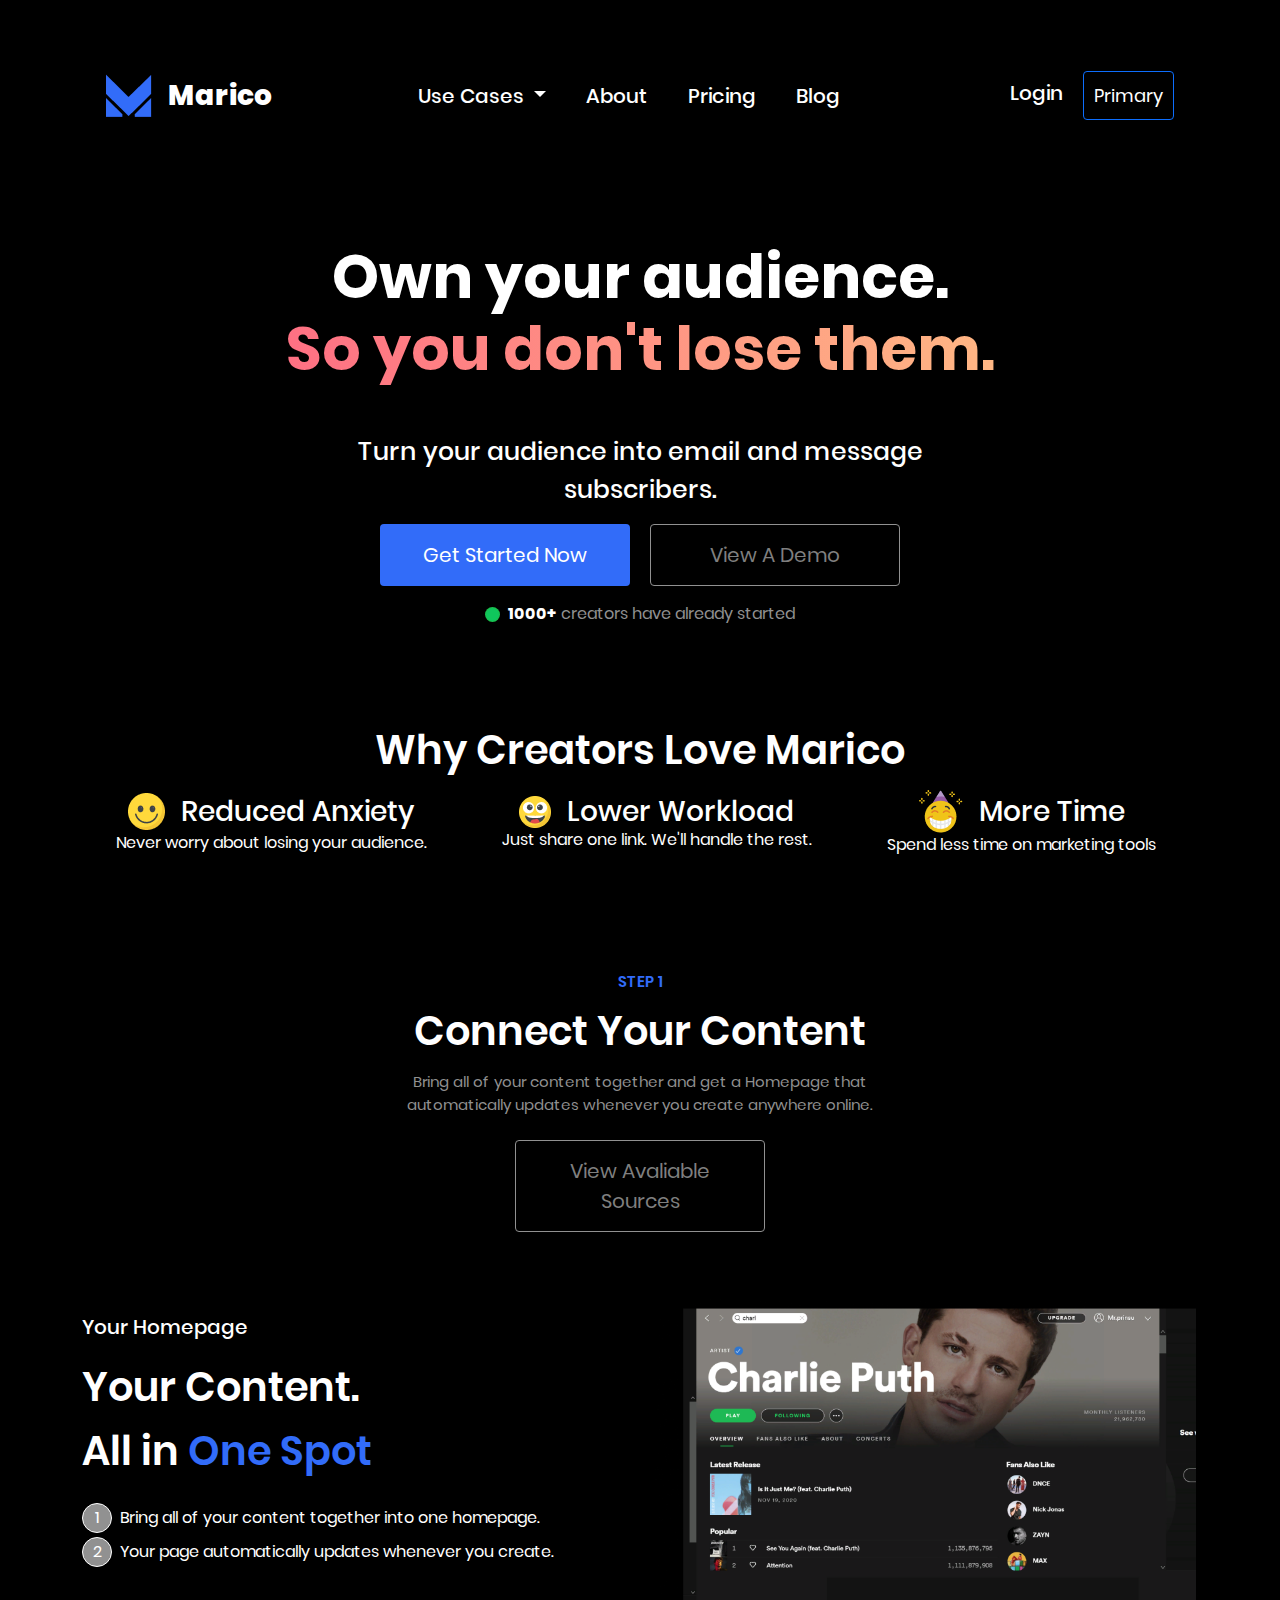
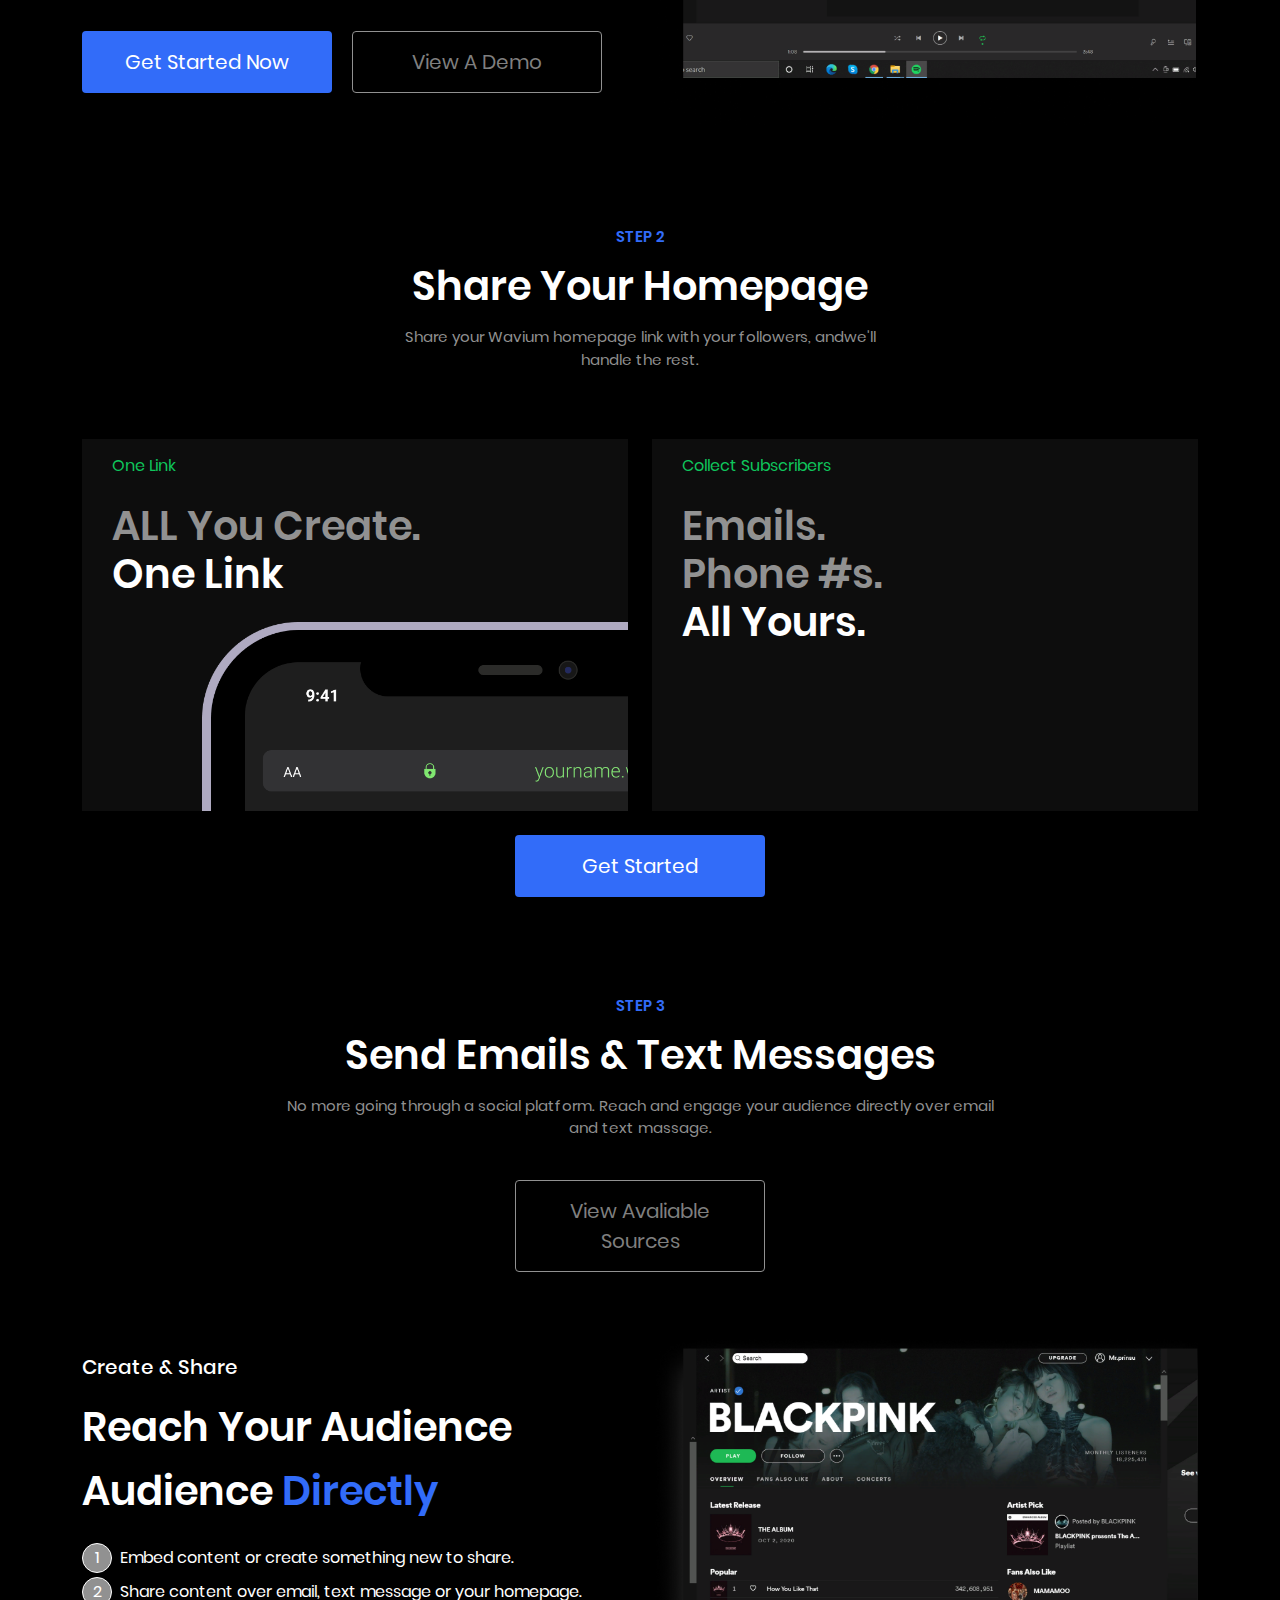
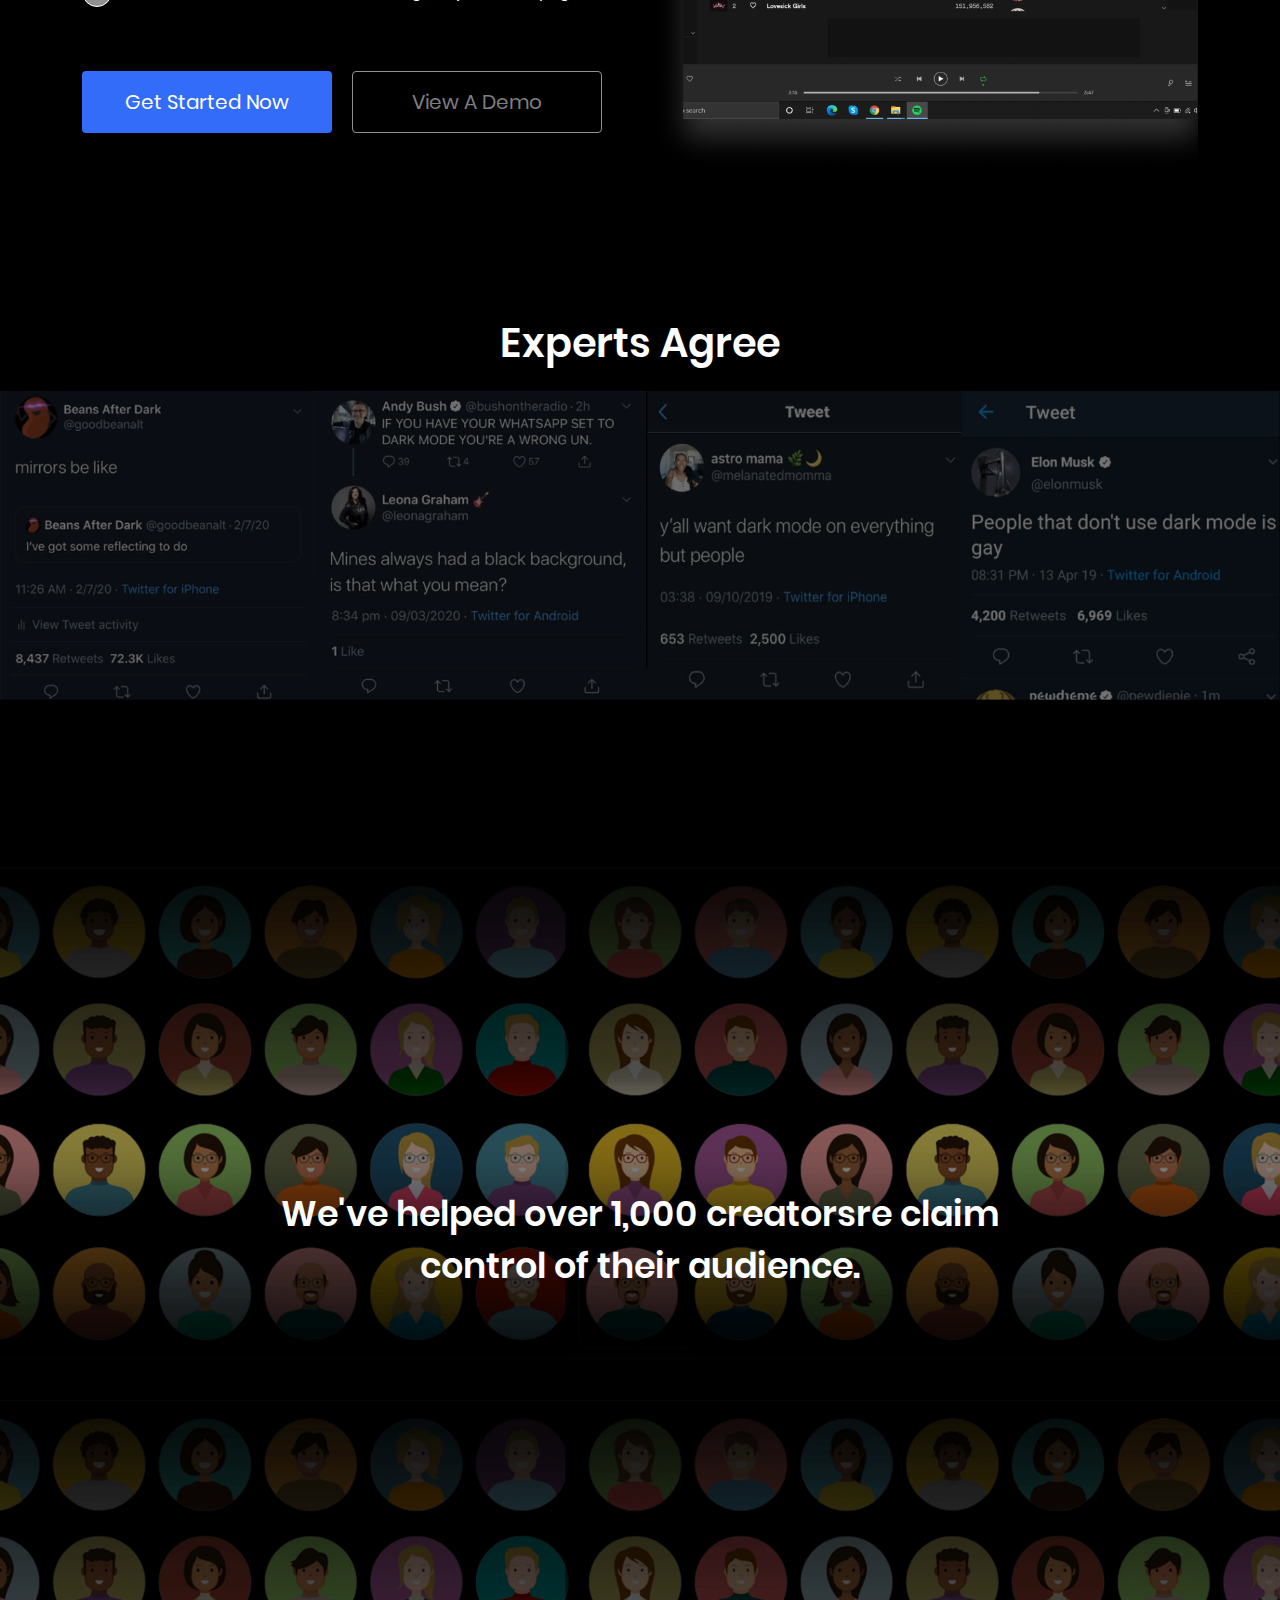
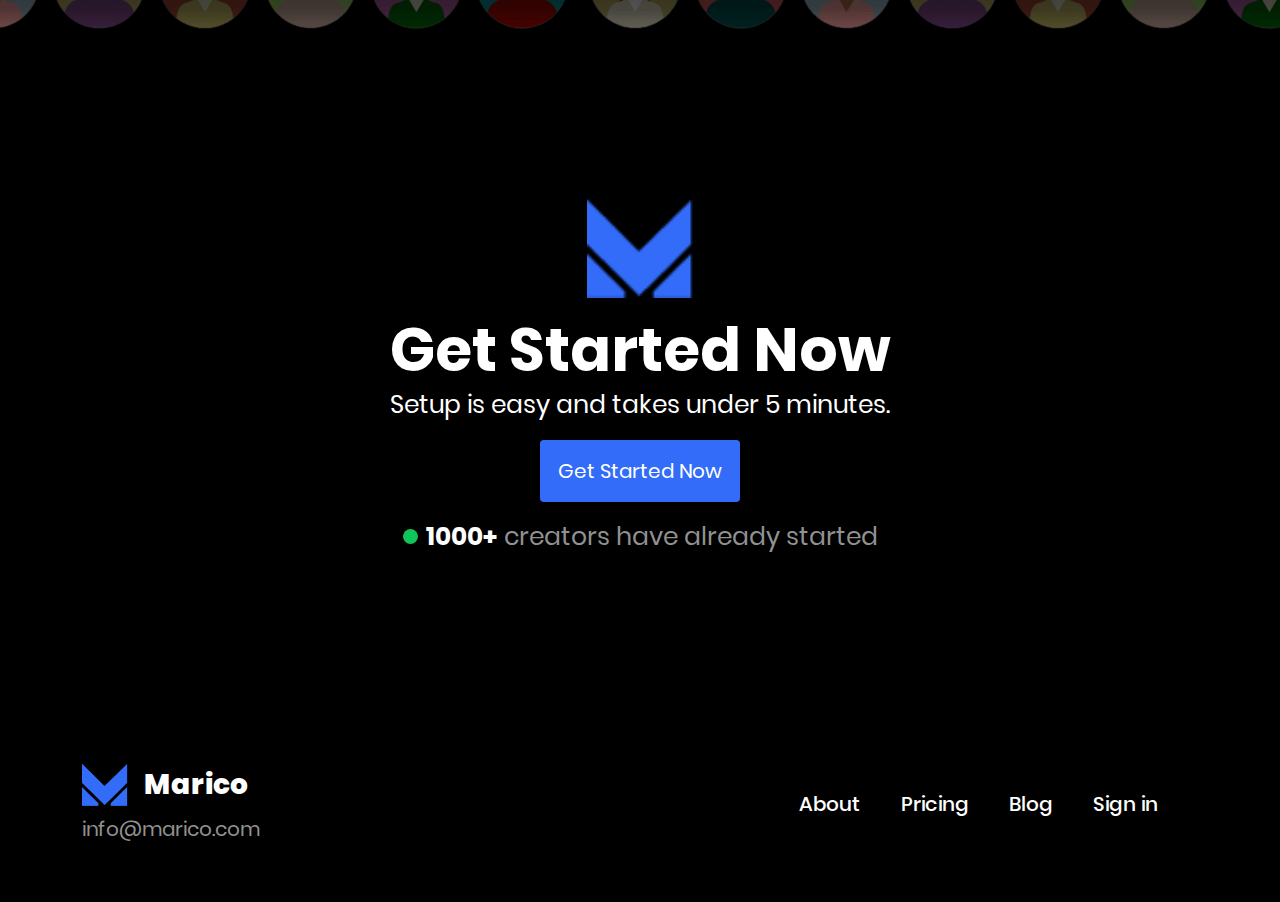
<file: index.html>
<!DOCTYPE html>
<html lang="ru">
<head>
  <meta charset="UTF-8">
  <meta http-equiv="X-UA-Compatible" content="IE=edge">
  <meta name="viewport" content="width=device-width, initial-scale=1.0">
  <meta name="description" content="">
  <meta name="keywords" content="">
  <title>Мarico</title>

  <!-- CSS only -->
  <link rel="stylesheet" href="/css/bootstrap.css">
  <link rel="stylesheet" href="/css/fontello.css">
  <link rel="stylesheet" href="/css/style.css">
  <link rel="shortcut icon" href="/img/favicon.png" type="image/x-icon">
</head>

<body>
  <header>
    <div class="container">
      <div class="row">
        <div class="col-12">
          <nav class="navbar navbar-expand-lg navbar-light bg-black">
            <div class="container-fluid">
              <div class="nav-block-left d-flex align-items-center my-sm-3">
                <div class="nav__logo">
                  <img src="/img/favicon.png" alt="logo" class="img-fluid">
                </div>
                <h3 class="nav__title px-3">
                 <a href="/index.html" class="link-reset">Marico</a>
                </h3>
              </div>
              <div class="collapse navbar-collapse nav-block-center" id="navbarSupportedContent">
                <ul class="navbar__list d-lg-flex mx-auto">
                  <li class="navbar__item  dropdown">
                  <a href="#" class="navbar__link dropdown-toggle" role="button" id="navbarDropdown" data-bs-toggle="dropdown" aria-expanded="false">
                   Use Cases
                  </a>
                  <ul class="dropdown-menu " aria-labelledby="navbarDropdown">
                    <li class="dropdown__item">
                      <a href="/About.html" class="dropdown__link">About</a>
                    </li>
                    <li class="dropdown__item">
                      <a href="/Pricing.html" class="dropdown__link">Pricing</a>
                    </li>
                    <li class="dropdown__item">
                      <a href="/Blog.html" class="dropdown__link">Blog</a>
                    </li>
                  </ul>
                  </li>
                    <li class="navbar__item ">
                    <a href="/About.html" class="navbar__link">
                      About
                    </a>
                  </li>
                    <li class="navbar__item ">
                    <a href="/Pricing.html" class="navbar__link">
                      Pricing
                    </a>
                  </li>
                    <li class="navbar__item ">
                    <a href="/Blog.html" class="navbar__link">
                      Blog
                    </a>
                  </li>
                </ul>
                <div class="nav-block-right mb">
                  <a href="#" class="navbar__link">Login</a>
                  <a href="#" class="btn btn-outline-primary btn-login ms-3">Primary</a>
                </div>
              </div> 

              <button class="navbar-toggler" type="button" data-bs-toggle="collapse" data-bs-target="#navbarSupportedContent" aria-controls="navbarSupportedContent" aria-expanded="false" aria-label="Toggle navigation">
                <span class="navbar-toggler-icon"></span>
              </button>
            </div>
          </nav>
        </div>
      </div>
    </div>
  </header>

  <main>
    <section class="followers">
      <div class="container">
        <div class="row justify-content-center text-center mb-5">
          <div class="col-sm-12 col-md-10">
            <h1 class="followers__title">
              Own your audience.
            </h1>
            <h1 class="followers__title followers__title-gradient">
              So you don't lose them.
            </h1>
          </div>
        </div>
        <div class="row justify-content-center align-items-center text-center">
          <div class="col-sm-12 col-md-7">
            <p class="followers__descr d-inline-block mb-3">
              Turn your audience into email and message subscribers.
            </p>
          </div>
        </div>
        <div class="row justify-content-center align-items-center text-center">
          <div class="col-7">
              <a href="#" class="btn btn-perfect btn-start mb-3 me-lg-3">Get Started Now</a>
              <a href="#" class="btn btn-perfect btn-view mb-3">View A Demo</a>
          </div>
        </div>
         <div class="row justify-content-center align-items-center text-center">
          <div class="col-7">
            <div class="followers__online d-flex justify-content-center align-items-center">
              <div class="online__circle me-md-2"></div>
              <p class="followers__online__descr">
                <strong style="color: white;">1000+</strong> creators have already started</p>
            </div>
          </div>
        </div>
      </div>
    </section>

    <section class="reasons">
      <div class="container">
        <div class="row justify-content-center mb-3">
          <div class="col-sm-12 col-md-8 text-center">
            <h2 class="section__title">
              Why Creators Love Marico
            </h2>
          </div>
        </div>
        <div class="row">
          <div class="col-12">
            <ul class="reasons__list list-reset">
              <li class="li reasons__item text-center me-2">
                <div class="reasons__list__block d-flex justify-content-center align-items-center ">
                  <div class="reasons__emoji me-3">
                    <img src="/img/Smile_emoji.png" class="img-fluid reasons__img" alt="Smile">
                  </div>
                  <h3 class="reasons__list__title">Reduced Anxiety</h3>
                </div>
                <p class="reasons__list__descr">
                  Never worry about losing your audience.
                </p>
              </li>
              <li class="li reasons__item text-center me-2">
                <div class="reasons__list__block d-flex justify-content-center align-items-center">
                  <div class="reasons__emoji me-3">
                    <img src="/img/Happy_emoji.png" class="img-fluid reasons__img" alt="Happy">
                  </div>
                  <h3 class="reasons__list__title">Lower Workload</h3>
                </div>
                  <p class="reasons__list__descr">Just share one link. We'll handle the rest.</p>
              </li>
              <li class="li reasons__item text-center me-2">
                <div class="reasons__list__block d-flex justify-content-center align-items-center">
                  <div class="reasons__emoji me-3">
                    <img src="/img/Party_emoji.png" class="img-fluid reasons__img" alt="Party">
                  </div>
                  <h3 class="reasons__list__title">More Time</h3>
                </div>
                  <p class="reasons__list__descr">Spend less time on marketing tools</p>
              </li>
            </ul>
          </div>
        </div>
      </div>
    </section>

    <section class="connect__content">
      <div class="container">
        <div class="row d-flex-column justify-content-center align-items-center text-center">
          <div class="col-sm-12 col-md-8">
            <h5 class="section__step mb-3">
              Step 1
            </h5>
            <h2 class="section__title mb-3">Connect Your Content</h2>
            <p class="connect__content__descr section__descr">
              Bring all of your content together and get a Homepage that
              automatically updates whenever you create anywhere online.
            </p>
          </div>
        </div>
        <div class="row">
          <div class="col-12 text-center mt-4">
             <a href="#" class="btn btn-perfect btn-view mb-3">View Avaliable Sources</a>
          </div>
        </div>
        <div class="row mt-5">
          <div class="col-sm-12 col-md-6 d-flex flex-column justify-content-center">
            <h5>Your Homepage</h5>
            <h2 class="section__title text-start mt-4">Your Content.</h2>
            <h2 class="section__title text-start mt-3">All in <span class="color-sub">One Spot </span></h2>
            <ol class="connect__list mt-4">
              <li class="connect__item d-flex align-items-center mt-1">Bring all of your content together into one homepage.</li>
              <li class="connect__item d-flex align-items-center mt-1">Your page automatically updates whenever you create.</li>
            </ol>
            <div class="connect__btn mt-5">
               <a href="#" class="btn btn-perfect btn-start mb-3 me-lg-3">Get Started Now</a>
              <a href="#" class="btn btn-perfect btn-view mb-3">View A Demo</a>
            </div>
          </div>
          <div class="col-sm-12 col-md-6">
            <img src="/img/connectImg.png" alt="imgConnect" class="img-fluid">
          </div>
        </div>
      </div>
    </section>
    
    <section class="share">
      <div class="container">
        <div class="row d-flex-column justify-content-center align-items-center text-center mb-5">
          <div class="col-sm-12 col-md-8">
            <h5 class="section__step mb-3">
              Step 2
            </h5>
            <h2 class="section__title mb-3">Share Your Homepage</h2>
            <p class="connect__content__descr section__descr">
              Share your Wavium homepage link with your followers, andwe'll handle the rest.
            </p>
          </div>
        </div>
        <div class="row">
          <div class="col-md-6">
            <div class="share__block bg-gray">
              <a href="#" class="share__link">One Link</a>
              <h3 class="share__title color-g mt-4">ALL You Create.</h3>
              <h3 class="share__title">One Link</h3>
              <div class="share__mobile mt-4">
                <img src="/img/Mobile.png" alt="mobile" class="img-fluid">
              </div>
            </div>
          </div>
          <div class="col-md-6">
            <div class="share__block bg-gray">
              <a href="#" class="share__link">Collect Subscribers</a>
              <h3 class="share__title color-g mt-4">Emails.<br>Phone #s.</h3>
              <h3 class="share__title">All Yours.</h3>
            </div>
          </div>
        </div>
        <div class="row">
          <div class="col-12 mt-4 text-center">
            <a href="#" class="btn btn-perfect btn-start">Get Started</a>
          </div>
        </div>
      </div>
    </section>

    <section class="message">
      <div class="container">
        <div class="row d-flex-column justify-content-center align-items-center text-center">
          <div class="col-sm-12 col-md-8">
            <h5 class="section__step mb-3">
              Step 3
            </h5>
            <h2 class="section__title mb-3">Send Emails & Text Messages</h2>
            <p class="section__descr">
            No more going through a social platform. Reach and engage your audience directly over email and text massage.
            </p>
          </div>
        </div>
        <div class="row">
          <div class="col-12 text-center mt-4">
             <a href="#" class="btn btn-perfect btn-view mb-3">View Avaliable Sources</a>
          </div>
        </div>
        <div class="row mt-5">
          <div class="col-sm-12 col-md-6 d-flex flex-column justify-content-center">
            <h5>Create & Share</h5>
            <h2 class="section__title text-start mt-4">Reach Your Audience</h2>
            <h2 class="section__title text-start mt-3">Audience <span class="color-sub">Directly</span></h2>
            <ol class="connect__list mt-4">
              <li class="connect__item d-flex align-items-center mt-1">Embed content or create something new to share.</li>
              <li class="connect__item d-flex align-items-center mt-1">Share content over email, text message or your homepage.</li>
            </ol>
            <div class="connect__btn mt-5">
               <a href="#" class="btn btn-perfect btn-start mb-3 me-lg-3">Get Started Now</a>
              <a href="#" class="btn btn-perfect btn-view mb-3">View A Demo</a>
            </div>
          </div>
          <div class="col-sm-12 col-md-6">
            <img src="/img/messageIMG.png" alt="imgMessage" class="img-fluid">
          </div>
        </div>
      </div>
    </section>

    <section class="expert__opinion">
        <div class="row">
          <div class="col-8 mx-auto mb-4">
            <h2 class="section__title">
              Experts Agree
            </h2>
          </div>
        </div>
        <div class="row text-center">
          <div class="col-12">
            <img src="/img/experOpion.png" class="img-fluid" alt="expert__opinion">
          </div>
        </div>
    </section>
    
    <section class="audience mt-5">
      <div class="container">
        <div class="row">
          <div class="col-sm-12 col-md-8 mx-auto text-center">
            <p class="audience__descr">We've helped over 1,000 creatorsre claim control of their audience.</p>
          </div>
        </div>
      </div>
    </section>
  </main>

    <section class="getStart">
      <div class="container">
        <div class="row justify-content-center align-items-center text-center mb-3">
          <div class="col-sm-12 col-md-8 getStart__logo">
            <img src="/img/favicon.png" alt="logo" class="img-fluid d-inline-block logo">
          </div>
        </div>
        <div class="row justify-content-center align-items-center text-center">
          <div class="col-sm-12 col-md-8">
            <h2 class="section__title getStart__title">Get Started Now</h2>
            <p class="getStart__descr d-inline-block mb-3">
              Setup is easy and takes under 5 minutes.
            </p>
          </div>
        </div>
        <div class="row justify-content-center align-items-center text-center">
          <div class="col-sm-12 col-md-8">
              <a href="#" class="btn getStart__btn btn-start mb-3">Get Started Now</a>
          </div>
        </div>
         <div class="row justify-content-center align-items-center text-center">
          <div class="col-sm-12 col-md-8">
            <div class="followers__online d-flex justify-content-center align-items-center">
              <div class="online__circle me-md-2"></div>
              <p class="followers__online__descr getStart__descr">
                <strong style="color: white;">1000+</strong> creators have already started</p>
            </div>
          </div>
        </div>
      </div>
    </section>

  <footer>
  <div class="container">
    <div class="row">
      <nav class="navbar navbar-expand-md navbar-light bg-black">
       <div class="col-md-3 col-sm-12">
          <div class="nav-block-left text-sm-center text-md-start justify-content-sm-center justify-content-md-start">
            <div class="nav__logo d-flex align-items-center mb-2 justify-content-sm-center justify-content-md-start">
              <img src="/img/favicon.png" alt="logo" class="img-fluid">
              <h3 class="nav__title px-3">
                Marico
              </h3>
            </div>
              <a href="mailto:info@marico.com" class="footer__mail">info@marico.com</a>
          </div>
        </div>
        <div class="col-9 collapse navbar-collapse justify-content-end">
          <ul class="navbar__list d-flex">
            <li class="navbar__item ">
            <a href="/About.html" class="navbar__link">
              About
            </a>
            </li>
            <li class="navbar__item ">
            <a href="/Pricing.html" class="navbar__link">
              Pricing
            </a>
            </li>
            <li class="navbar__item ">
            <a href="/Blog.html" class="navbar__link">
              Blog
            </a>
            </li>
            <li class="navbar__item ">
            <a href="#" class="navbar__link">
              Sign in
            </a>
            </li>
          </ul>
        </div>
      </nav>
    </div>
  </div>
  </footer>

  <script src="/js/bootstrap.bundle.js"></script>
</body>

</html>
</file>
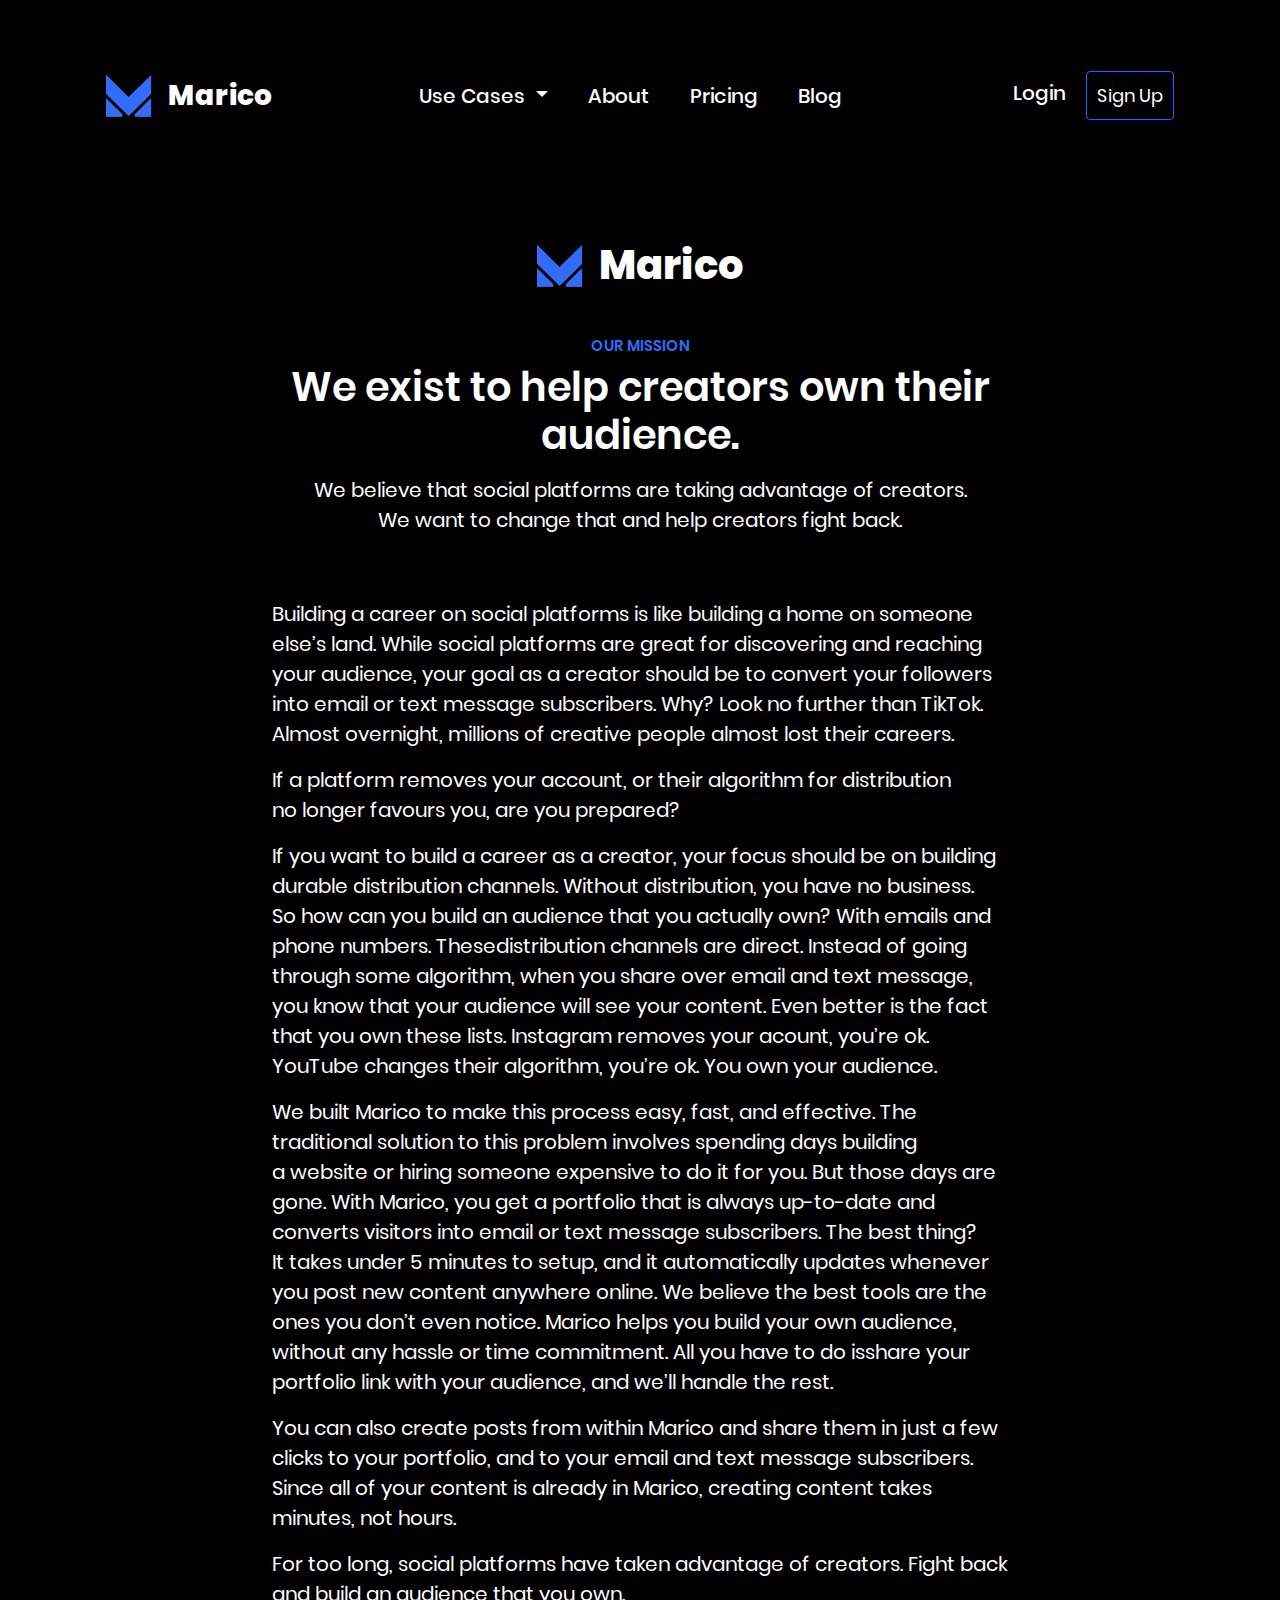
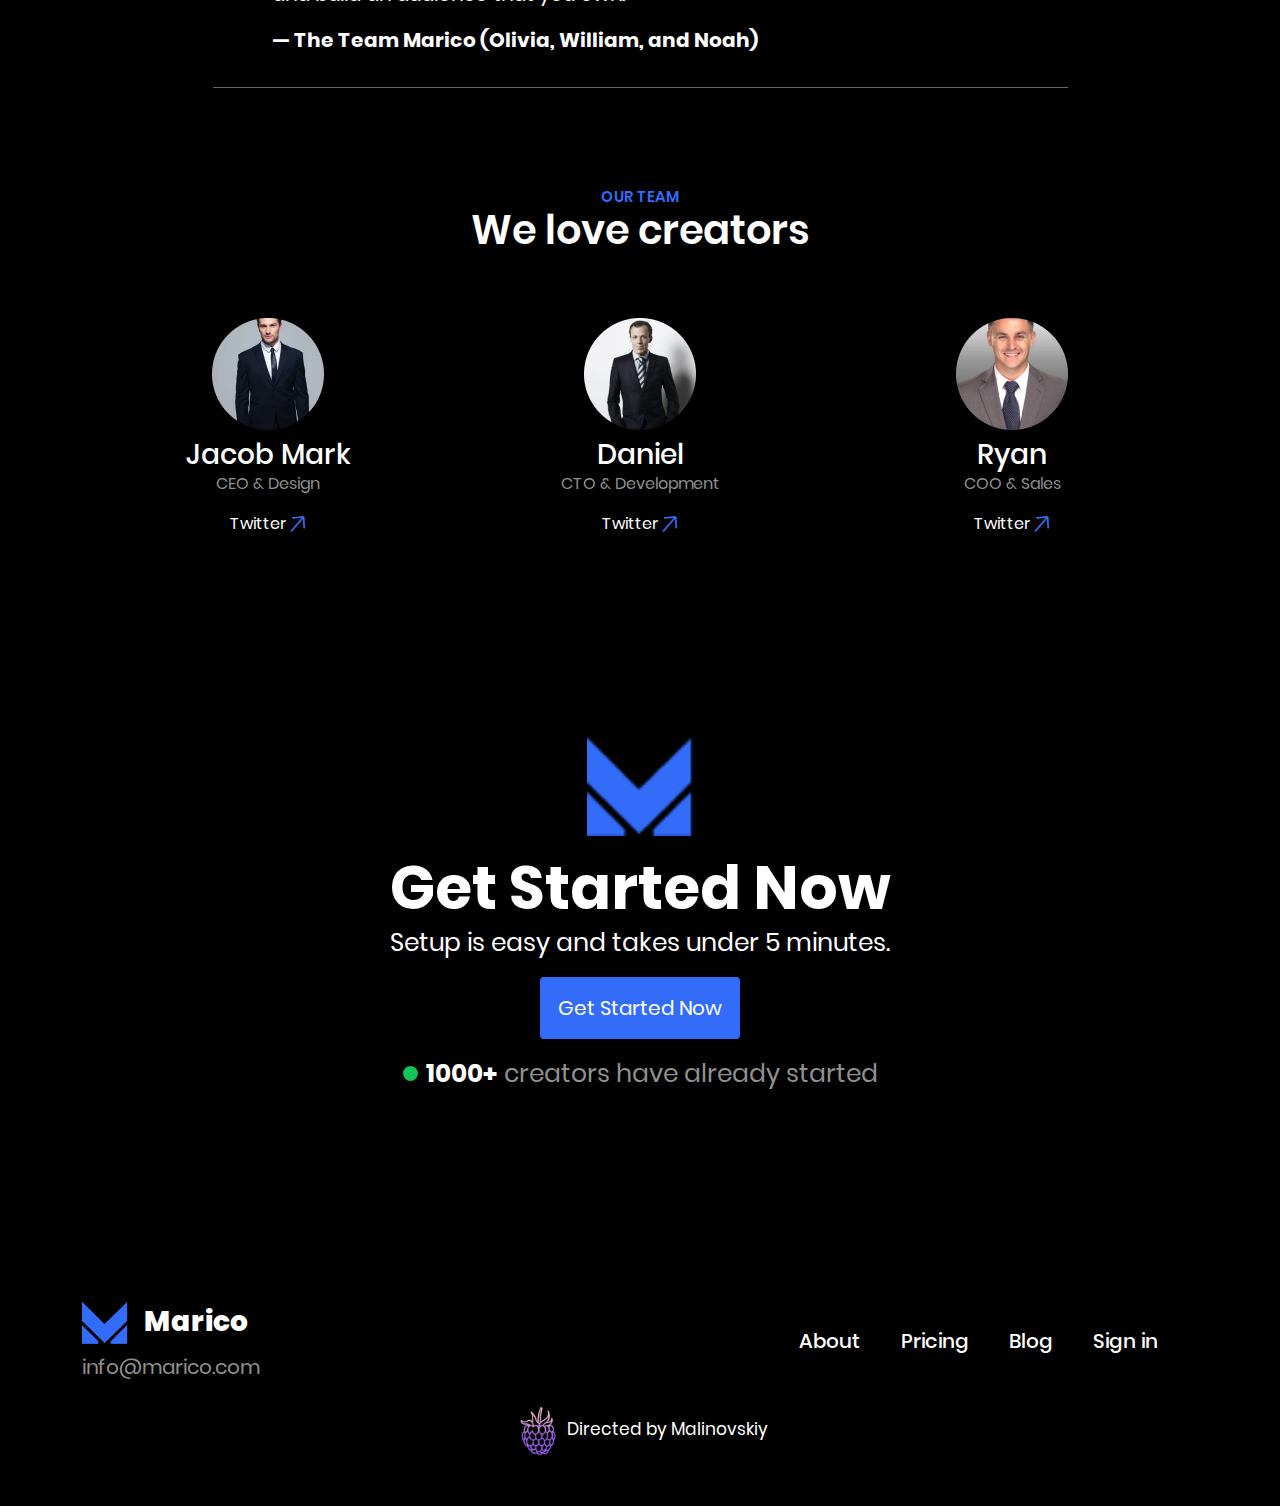
<file: About.html>
<!DOCTYPE html>
<html lang="ru">
<head>
  <meta charset="UTF-8">
  <meta http-equiv="X-UA-Compatible" content="IE=edge">
  <meta name="viewport" content="width=device-width, initial-scale=1.0">
  <meta name="description" content="">
  <meta name="keywords" content="">
  <title>Мarico</title>

  <!-- CSS only -->
  <link rel="stylesheet" href="/css/bootstrap.css">
  <link rel="stylesheet" href="/css/fontello.css">
  <link rel="stylesheet" href="/css/style.css">
  <link rel="shortcut icon" href="/img/favicon.png" type="image/x-icon">
</head>

<body>
  <header>
    <div class="container">
      <div class="row">
        <div class="col-12">
          <nav class="navbar navbar-expand-lg navbar-light bg-black">
            <div class="container-fluid">
              <div class="nav-block-left d-flex align-items-center my-sm-3">
                <div class="nav__logo">
                  <img src="/img/favicon.png" alt="logo" class="img-fluid">
                </div>
                <h3 class="nav__title px-3">
                  <a href="/HomePage.html" class="link-reset">Marico</a>
                </h3>
              </div>
              <div class="collapse navbar-collapse nav-block-center" id="navbarSupportedContent">
                <ul class="navbar__list d-lg-flex mx-auto">
                  <li class="navbar__item  dropdown">
                  <a href="#" class="navbar__link dropdown-toggle" role="button" id="navbarDropdown" data-bs-toggle="dropdown" aria-expanded="false">
                   Use Cases
                  </a>
                  <ul class="dropdown-menu " aria-labelledby="navbarDropdown">
                    <li class="dropdown__item">
                      <a href="/About.html" class="dropdown__link">About</a>
                    </li>
                    <li class="dropdown__item">
                      <a href="/Pricing.html" class="dropdown__link">Pricing</a>
                    </li>
                    <li class="dropdown__item">
                      <a href="/Blog.html" class="dropdown__link">Blog</a>
                    </li>
                  </ul>
                  </li>
                    <li class="navbar__item ">
                    <a href="/About.html" class="navbar__link">
                      About
                    </a>
                  </li>
                    <li class="navbar__item ">
                    <a href="/Pricing.html" class="navbar__link">
                      Pricing
                    </a>
                  </li>
                    <li class="navbar__item ">
                    <a href="/Blog.html" class="navbar__link">
                      Blog
                    </a>
                  </li>
                </ul>
                <div class="nav-block-right mb">
                  <a href="/Login.html" class="navbar__link">Login</a>
                  <a href="/SignUp.html" class="btn btn-outline-primary btn-login ms-3">Sign Up</a>
                </div>
              </div> 

              <button class="navbar-toggler" type="button" data-bs-toggle="collapse" data-bs-target="#navbarSupportedContent" aria-controls="navbarSupportedContent" aria-expanded="false" aria-label="Toggle navigation">
                <span class="navbar-toggler-icon"></span>
              </button>
            </div>
          </nav>
        </div>
      </div>
    </div>
  </header>
    
    <section class="admin__help">
      <div class="container">
        <div class="row">
          <div class="col-12">
            <div class="d-flex justify-content-center align-items-center">
              <img src="/img/favicon.png" alt="logo" class="img-fluid me-3">
              <h3>Marico</h3>
            </div>
          </div>
        </div>
        <div class="row text-center mt-5">
          <div class="col-12">
            <h5 class="section__step text-uppercase">
              our mission
            </h5>
          </div>
        </div>

        <div class="row d-flex-column justify-content-center align-items-center text-center mt-2 mb-5">
          <div class="col-sm-12 col-md-8">
            <h2 class="section__title mb-3">We&nbsp;exist to&nbsp;help creators own their audience.</h2>
            <p class="admin__help__descr">
              We&nbsp;believe that social platforms are taking advantage of&nbsp;creators. We&nbsp;want to&nbsp;change that and help creators fight back.
            </p>
          </div>
        </div>
        <div class="row d-flex-column justify-content-center align-items-center mt-2">
          <div class="col-md-9 col-lg-8 col-sm-10">
            <p class="admin__help__descr">
              Building a&nbsp;career on&nbsp;social platforms is&nbsp;like building a&nbsp;home on&nbsp;someone else&rsquo;s land. While social platforms are great for discovering and reaching your audience,
              your goal as&nbsp;a&nbsp;creator should be&nbsp;to&nbsp;convert your followers into email or&nbsp;text
              message subscribers. Why? Look no&nbsp;further than TikTok. Almost overnight,
              millions of&nbsp;creative people almost lost their careers.
            </p>
            <p class="admin__help__descr">
              If&nbsp;a&nbsp;platform removes your account, or&nbsp;their algorithm for distribution no&nbsp;longer favours you, are you prepared?
            </p>
            <p class="admin__help__descr">  
              If&nbsp;you want to&nbsp;build a&nbsp;career as&nbsp;a&nbsp;creator, your focus should be&nbsp;on&nbsp;building durable distribution channels. 
              Without distribution, you have no&nbsp;business. So&nbsp;how can you build an&nbsp;audience that you actually own? With emails and phone numbers. 
              Thesedistribution channels are direct. Instead of&nbsp;going through some algorithm, when you share over email and text message, you know that your audience will see your content. 
              Even better is&nbsp;the fact that you own these lists. Instagram removes your acount, you&rsquo;re ok. YouTube changes their algorithm, you&rsquo;re ok. You own your audience.
            </p>
            <p class="admin__help__descr">We&nbsp;built Marico to&nbsp;make this process easy, fast, and effective. The traditional solution to&nbsp;this problem involves spending days building a&nbsp;website or&nbsp;hiring someone expensive to&nbsp;do&nbsp;it&nbsp;for you. 
              But those days are gone. With Marico, you get a&nbsp;portfolio that is&nbsp;always up-to-date and converts visitors into email or&nbsp;text message subscribers. 
              The best thing? It&nbsp;takes under 5&nbsp;minutes to&nbsp;setup, and it automatically updates whenever you post new content anywhere online. 
              We believe the best tools are the ones you don&rsquo;t even notice. Marico helps you build your own audience, without any hassle or&nbsp;time commitment. 
              All you have to&nbsp;do&nbsp;isshare your portfolio link with your audience, and we&rsquo;ll handle the rest.
            </p>
            <p class="admin__help__descr">
              You can also create posts from within Marico and share them in&nbsp;just a&nbsp;few clicks to&nbsp;your portfolio, and to&nbsp;your email and text message subscribers. 
              Since all of&nbsp;your content is&nbsp;already in&nbsp;Marico, creating content takes minutes, not hours.
            </p>
            <p class="admin__help__descr">
              For too long, social platforms have taken advantage of&nbsp;creators. Fight back and build an&nbsp;audience that you own.
            </p>
            <p class="admin__help__descr"><strong>&mdash;&nbsp;The Team Marico (Olivia, William, and Noah)</strong></p>
          </div>
          <div class="col-sm-12 col-md-12 col-lg-9 mt-3 bb-gray"></div>
        </div>
      </div>
    </section>

    <section class="team">
      <div class="container">
        <div class="row">
          <div class="col-12 text-center">
            <h5 class="section__step text-uppercase">
                our team
              </h5>
            <h2 class="section__title mb-3">We&nbsp;love creators</h2>
          </div>
        </div>
        <ul class="team__list row list-reset justify-content-between">
          <li class="team__item col-sm-12 col-md-4 text-center mt-5">
            <div class="team__img__block mb-2">
              <img src="/img/Mark.png" alt="Mark" class="team__img img-fluid">
            </div>
            <h3 class="team___list__name">Jacob Mark</h3>
            <p class="team__list__descr color-g">CEO & Design</p>
            <a href="#" class="twitter__link">Twitter <img src="/img/Shape-11.png" alt="social"></a>
          </li>
          <li class="team__item col-sm-12 col-md-4 text-center mt-5">
            <div class="team__img__block mb-2">
              <img src="/img/Daniel.png" alt="Daniel" class="team__img img-fluid">
            </div>
            <h3 class="team___list__name">Daniel</h3>
            <p class="team__list__descr color-g">CTO & Development</p>
            <a href="#" class="twitter__link">Twitter <img src="/img/Shape-11.png" alt="social"></a>
          </li>
          <li class="team__item col-sm-12 col-md-4 text-center mt-5">
            <div class="team__img__block mb-2">
              <img src="/img/Ryan.png" alt="Ryan" class="team__img img-fluid">
            </div>
            <h3 class="team___list__name">Ryan</h3>
            <p class="team__list__descr color-g">COO & Sales</p>
            <a href="#" class="twitter__link">Twitter <img src="/img/Shape-11.png" alt="social"></a>
          </li>
        </ul>
      </div>
    </section>

    <section class="getStart">
      <div class="container">
        <div class="row justify-content-center align-items-center text-center mb-3">
          <div class="col-sm-12 col-md-8 getStart__logo">
            <img src="/img/favicon.png" alt="logo" class="img-fluid d-inline-block logo">
          </div>
        </div>
        <div class="row justify-content-center align-items-center text-center">
          <div class="col-sm-12 col-md-8">
            <h2 class="section__title getStart__title">Get Started Now</h2>
            <p class="getStart__descr d-inline-block mb-3">
              Setup is easy and takes under 5 minutes.
            </p>
          </div>
        </div>
        <div class="row justify-content-center align-items-center text-center">
          <div class="col-sm-12 col-md-8">
              <a href="#" class="btn getStart__btn btn-start mb-3">Get Started Now</a>
          </div>
        </div>
         <div class="row justify-content-center align-items-center text-center">
          <div class="col-sm-12 col-md-8">
            <div class="followers__online d-flex justify-content-center align-items-center">
              <div class="online__circle me-md-2"></div>
              <p class="followers__online__descr getStart__descr">
                <strong style="color: white;">1000+</strong> creators have already started</p>
            </div>
          </div>
        </div>
      </div>
    </section>

 <footer>
  <div class="container">
    <div class="row">
      <nav class="navbar navbar-expand-md navbar-light bg-black d-flex justify-content-center">
       <div class="col-md-3 col-sm-12">
          <div class="nav-block-left text-center text-md-start justify-content-center justify-content-md-start">
            <div class="nav__logo d-flex align-items-center mb-2 justify-content-center justify-content-md-start">
              <img src="/img/favicon.png" alt="logo" class="img-fluid">
              <h3 class="nav__title px-3">
                <a href="/HomePage.html" class="link-reset">Marico</a>
              </h3>
            </div>
              <a href="mailto:info@marico.com" class="footer__mail">info@marico.com</a>
          </div>
        </div>
        <div class="col-9 collapse navbar-collapse justify-content-end">
          <ul class="navbar__list d-flex">
            <li class="navbar__item ">
            <a href="/About.html" class="navbar__link">
              About
            </a>
            </li>
            <li class="navbar__item ">
            <a href="/Pricing.html" class="navbar__link">
              Pricing
            </a>
            </li>
            <li class="navbar__item ">
            <a href="/Blog.html" class="navbar__link">
              Blog
            </a>
            </li>
            <li class="navbar__item ">
            <a href="/SignUp.html" class="navbar__link">
              Sign in
            </a>
            </li>
          </ul>
        </div>
      </nav>
    </div>
    <div class="row mt-3">
      <div class="col-12 text-center">
        <img src="/img/directed/5.png"  alt="c" style="width: 50px; height: 50px;">
        <span style="font-size: 17px;">
          Directed by Malinovskiy
        </span>
      </div>
    </div>
  </div>
  </footer>

  <script src="/js/bootstrap.bundle.js"></script>
</body>

</html>
</file>
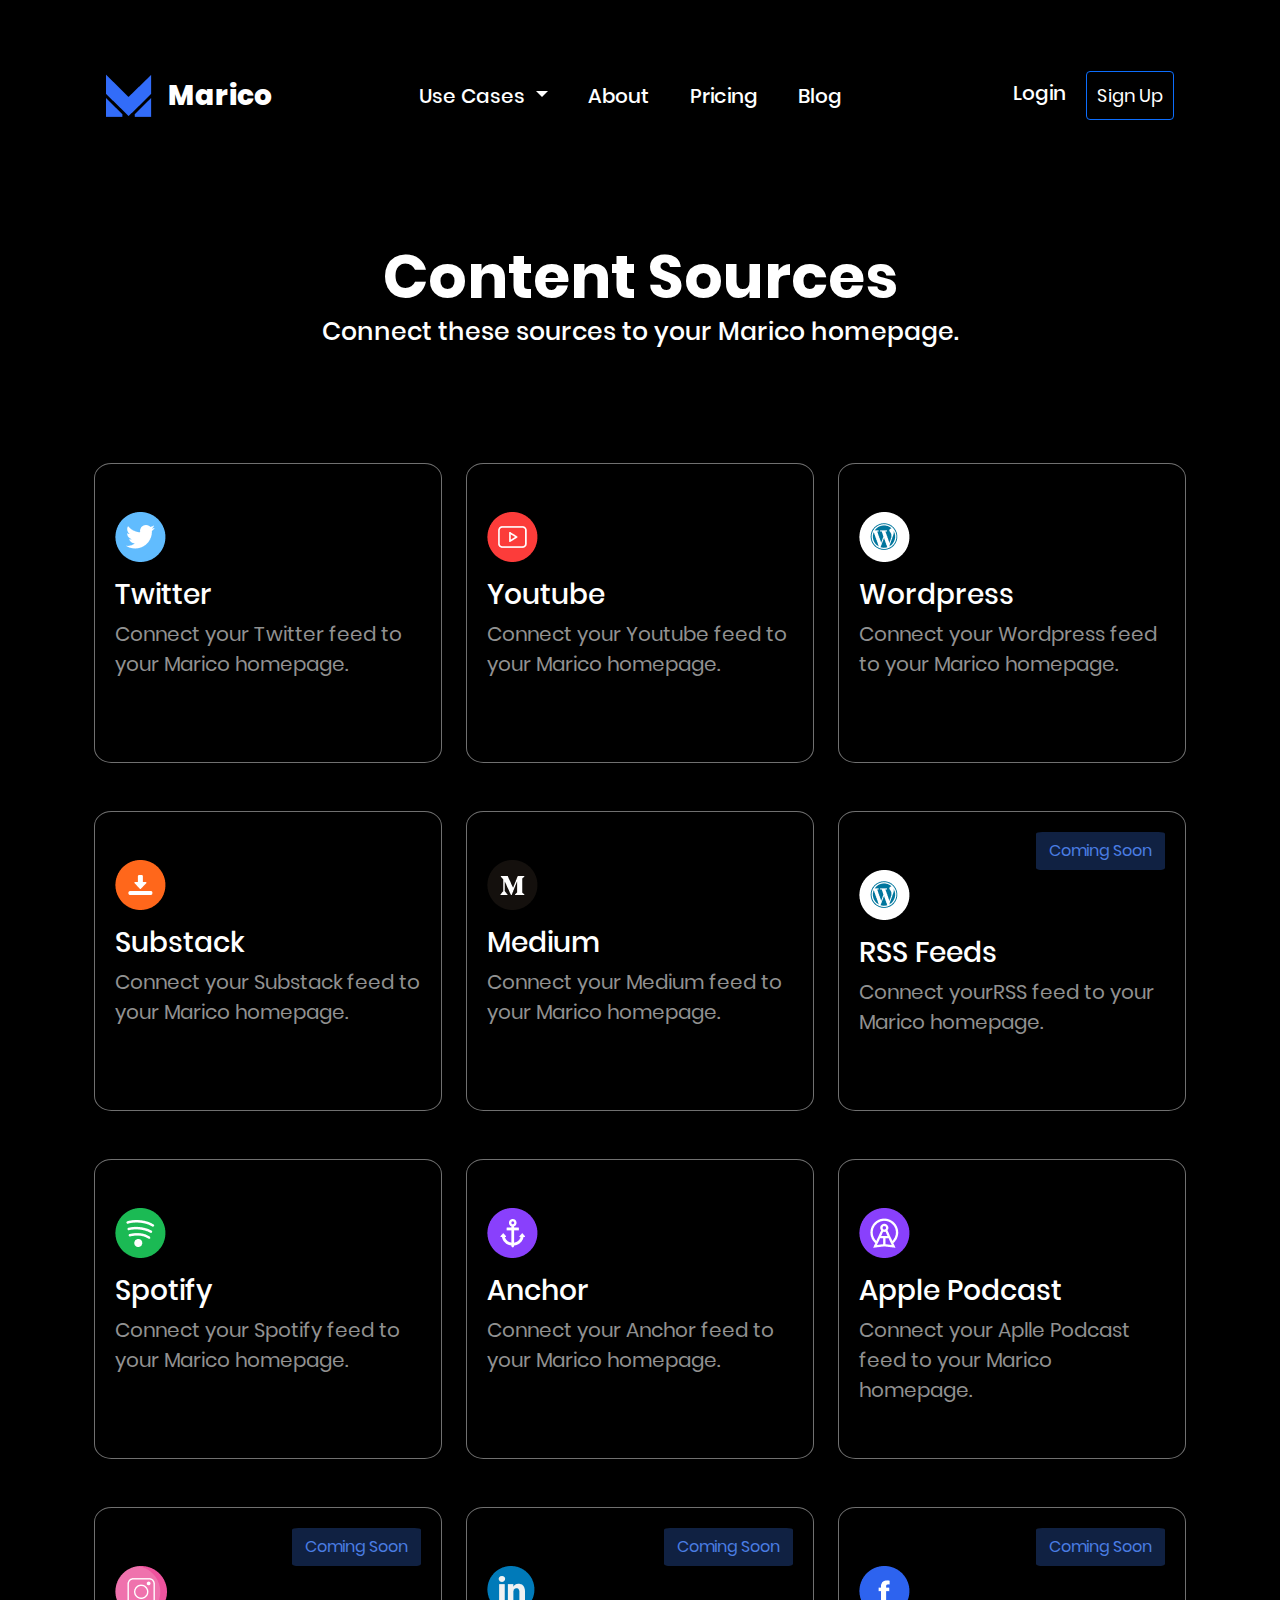
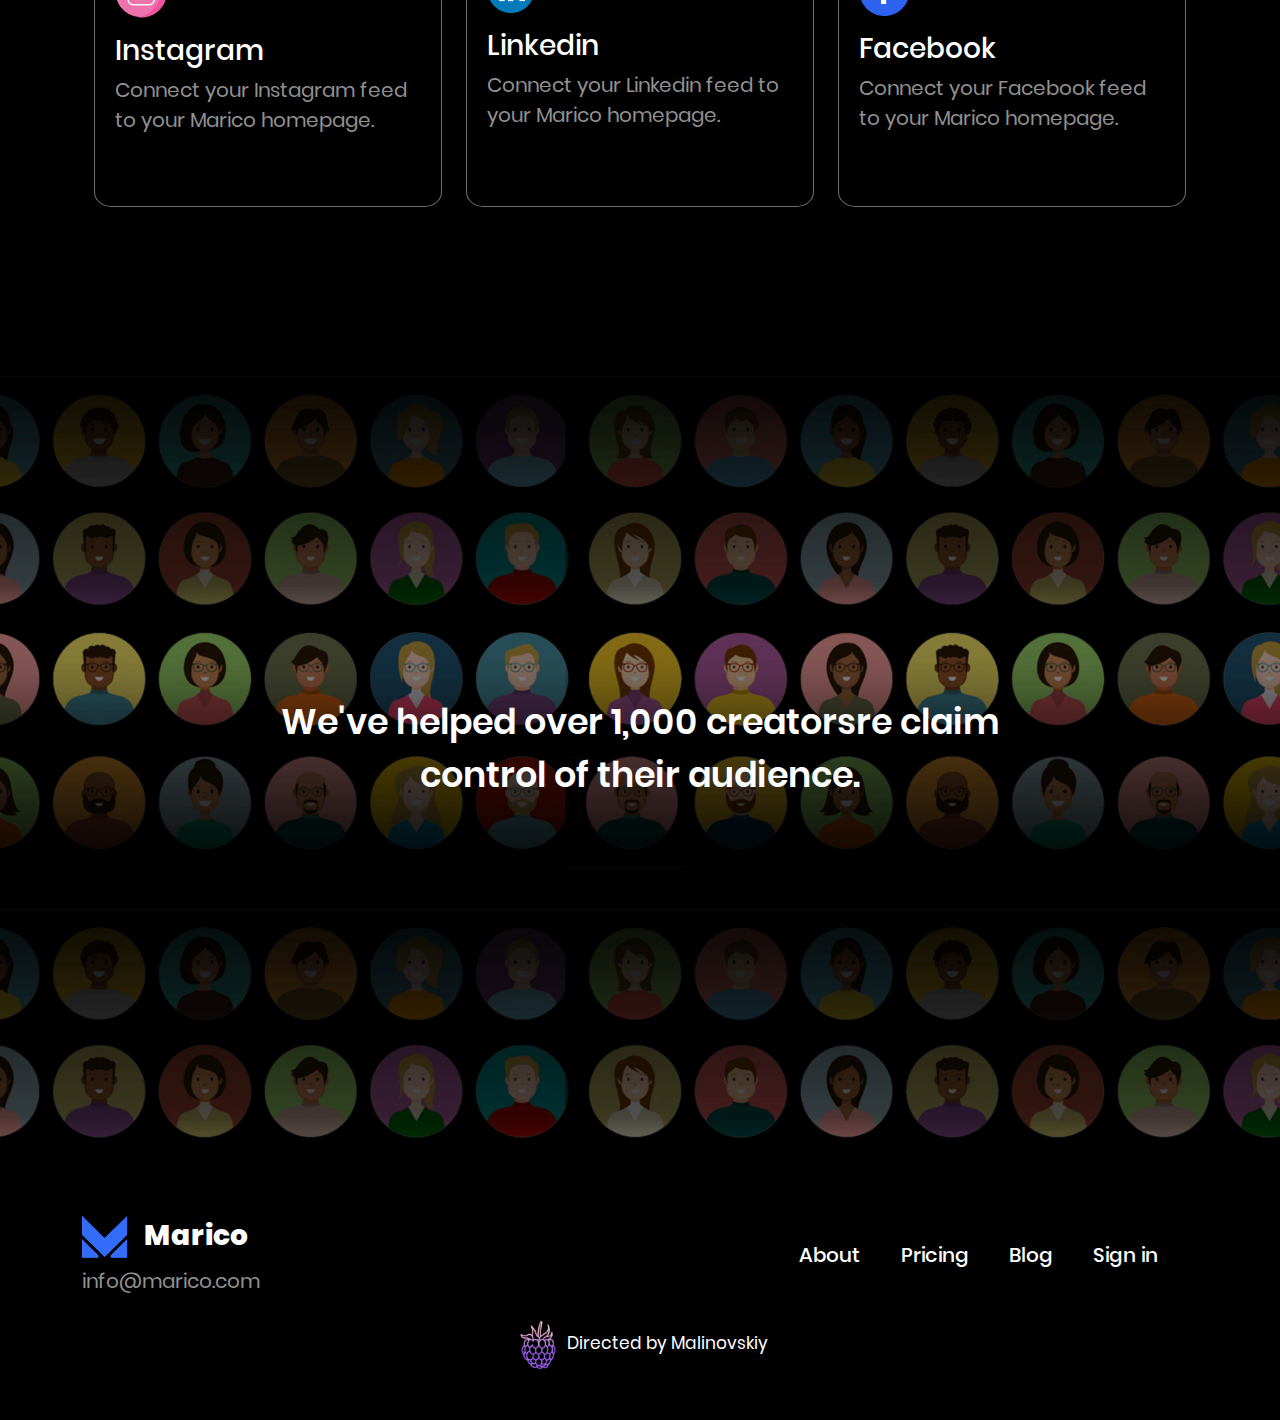
<file: Blog.html>
<!DOCTYPE html>
<html lang="ru">
<head>
  <meta charset="UTF-8">
  <meta http-equiv="X-UA-Compatible" content="IE=edge">
  <meta name="viewport" content="width=device-width, initial-scale=1.0">
  <meta name="description" content="">
  <meta name="keywords" content="">
  <title>Мarico</title>

  <!-- CSS only -->
  <link rel="stylesheet" href="/css/bootstrap.css">
  <link rel="stylesheet" href="/css/fontello.css">
  <link rel="stylesheet" href="/css/style.css">
  <link rel="shortcut icon" href="/img/favicon.png" type="image/x-icon">
</head>

<body>
  <header>
    <div class="container">
      <div class="row">
        <div class="col-12">
          <nav class="navbar navbar-expand-lg navbar-light bg-black">
            <div class="container-fluid">
              <div class="nav-block-left d-flex align-items-center my-sm-3">
                <div class="nav__logo">
                  <img src="/img/favicon.png" alt="logo" class="img-fluid">
                </div>
                <h3 class="nav__title px-3">
                 <a href="/HomePage.html" class="link-reset">Marico</a>
                </h3>
              </div>
              <div class="collapse navbar-collapse nav-block-center" id="navbarSupportedContent">
                <ul class="navbar__list d-lg-flex mx-auto">
                  <li class="navbar__item  dropdown">
                  <a href="#" class="navbar__link dropdown-toggle" role="button" id="navbarDropdown" data-bs-toggle="dropdown" aria-expanded="false">
                   Use Cases
                  </a>
                  <ul class="dropdown-menu " aria-labelledby="navbarDropdown">
                    <li class="dropdown__item">
                      <a href="/About.html" class="dropdown__link">About</a>
                    </li>
                    <li class="dropdown__item">
                      <a href="/Pricing.html" class="dropdown__link">Pricing</a>
                    </li>
                    <li class="dropdown__item">
                      <a href="/Blog.html" class="dropdown__link">Blog</a>
                    </li>
                  </ul>
                  </li>
                    <li class="navbar__item ">
                    <a href="/About.html" class="navbar__link">
                      About
                    </a>
                  </li>
                    <li class="navbar__item ">
                    <a href="/Pricing.html" class="navbar__link">
                      Pricing
                    </a>
                  </li>
                    <li class="navbar__item ">
                    <a href="/Blog.html" class="navbar__link">
                      Blog
                    </a>
                  </li>
                </ul>
                <div class="nav-block-right mb">
                  <a href="/Login.html" class="navbar__link">Login</a>
                  <a href="/SignUp.html" class="btn btn-outline-primary btn-login ms-3">Sign Up</a>
                </div>
              </div> 

              <button class="navbar-toggler" type="button" data-bs-toggle="collapse" data-bs-target="#navbarSupportedContent" aria-controls="navbarSupportedContent" aria-expanded="false" aria-label="Toggle navigation">
                <span class="navbar-toggler-icon"></span>
              </button>
            </div>
          </nav>
        </div>
      </div>
    </div>
  </header>

    <section class="content__source">
      <div class="container">
        <div class="row justify-content-center text-center mb-5">
          <div class="col-sm-12 col-md-10">
            <h1 class="followers__title">
              Content Sources
            </h1>
            <p class="followers__descr">
              Connect these sources to&nbsp;your Marico homepage.
            </p>
          </div>
        </div>
        <ul class="social__network__list row list-reset justify-content-between">
          <li class="social__network__item col-sm-6 col-md-4 mt-5">
            <div class="social__network__block pt-5">
              <div class="social__logo mb-3">
                <img src="/img/social__network/Twitter_logo.png" alt="Twitter__logo">
              </div>
              <h3 class="social__title mb-2">
                Twitter
              </h3>
              <p class="social__descr color-g">
                Connect your Twitter feed to your Marico homepage.
              </p>
            </div>
          </li>
          <li class="social__network__item col-sm-6 col-md-4 mt-5">
            <div class="social__network__block pt-5">
              <div class="social__logo mb-3">
                <img src="/img/social__network/YouTube_logo.png" alt="Twitter__logo">
              </div>
              <h3 class="social__title mb-2">
                Youtube
              </h3>
              <p class="social__descr color-g">
                Connect your Youtube feed to your Marico homepage.
              </p>
            </div>
          </li>
          <li class="social__network__item col-sm-6 col-md-4 mt-5">
            <div class="social__network__block pt-5">
              <div class="social__logo mb-3">
                <img src="/img/social__network/Wordpress_logo.png" alt="Wordpress__logo">
              </div>
              <h3 class="social__title mb-2">
                Wordpress
              </h3>
              <p class="social__descr color-g">
                Connect your Wordpress feed to your Marico homepage.
              </p>
            </div>
          </li>
          <li class="social__network__item col-sm-6 col-md-4 mt-5">
            <div class="social__network__block pt-5">
              <div class="social__logo mb-3">
                <img src="/img/social__network/Substack_logo.png" alt="Substack__logo">
              </div>
              <h3 class="social__title mb-2">
                Substack
              </h3>
              <p class="social__descr color-g">
                Connect your Substack feed to your Marico homepage.
              </p>
            </div>
          </li>
          <li class="social__network__item col-sm-6 col-md-4 mt-5">
            <div class="social__network__block pt-5">
              <div class="social__logo mb-3">
                <img src="/img/social__network/Medium_logo.png" alt="Medium__logo">
              </div>
              <h3 class="social__title mb-2">
                Medium
              </h3>
              <p class="social__descr color-g">
                Connect your Medium feed to your Marico homepage.
              </p>
            </div>
          </li>
          <li class="social__network__item col-sm-6 col-md-4 mt-5">
            <div class="social__network__block">
              <a href="#" class="btn btn__social" role="button">Coming Soon</a>
              <div class="social__logo mb-3">
                <img src="/img/social__network/Wordpress_logo.png" alt="RSSfeeds__logo">
              </div>
              <h3 class="social__title mb-2">
                RSS Feeds
              </h3>
              <p class="social__descr color-g">
                Connect yourRSS feed to your Marico homepage.
              </p>
            </div>
          </li>
          <li class="social__network__item col-sm-6 col-md-4 mt-5">
            <div class="social__network__block pt-5">
              <div class="social__logo mb-3">
                <img src="/img/social__network/Spotify_logo.png" alt="Spotify__logo">
              </div>
              <h3 class="social__title mb-2">
                Spotify
              </h3>
              <p class="social__descr color-g">
                Connect your Spotify feed to your Marico homepage.
              </p>
            </div>
          </li>
          <li class="social__network__item col-sm-6 col-md-4 mt-5">
            <div class="social__network__block pt-5">
              <div class="social__logo mb-3">
                <img src="/img/social__network/Anchor_logo.png" alt="Anchor__logo">
              </div>
              <h3 class="social__title mb-2">
                Anchor
              </h3>
              <p class="social__descr color-g">
                Connect your Anchor feed to your Marico homepage.
              </p>
            </div>
          </li>
          <li class="social__network__item col-sm-6 col-md-4 mt-5">
            <div class="social__network__block pt-5">
              <div class="social__logo mb-3">
                <img src="/img/social__network/Podcast_logo.png" alt="Podcast__logo">
              </div>
              <h3 class="social__title mb-2">
                Apple Podcast
              </h3>
              <p class="social__descr color-g">
                Connect your Aplle Podcast feed to your Marico homepage.
              </p>
            </div>
          </li>
          <li class="social__network__item col-sm-6 col-md-4 mt-5">
            <div class="social__network__block">
              <a href="#" class="btn btn__social" role="button">Coming Soon</a>
              <div class="social__logo mb-3">
                <img src="/img/social__network/Instagram_logo.png" alt="Instagram__logo">
              </div>
              <h3 class="social__title mb-2">
                Instagram
              </h3>
              <p class="social__descr color-g">
                Connect your Instagram feed to your Marico homepage.
              </p>
            </div>
          </li>
          <li class="social__network__item col-sm-6 col-md-4 mt-5">
            <div class="social__network__block">
              <a href="#" class="btn btn__social" role="button">Coming Soon</a>
              <div class="social__logo mb-3">
                <img src="/img/social__network/Linkedin_logo.png" alt="Linkedin__logo">
              </div>
              <h3 class="social__title mb-2">
                Linkedin
              </h3>
              <p class="social__descr color-g">
                Connect your Linkedin feed to your Marico homepage.
              </p>
            </div>
          </li>
          <li class="social__network__item col-sm-6 col-md-4 mt-5">
            <div class="social__network__block">
              <a href="#" class="btn btn__social" role="button">Coming Soon</a>
              <div class="social__logo mb-3">
                <img src="/img/social__network/Facebook_logo.png" alt="Facebook__logo">
              </div>
              <h3 class="social__title mb-2">
                Facebook
              </h3>
              <p class="social__descr color-g">
                Connect your Facebook feed to your Marico homepage.
              </p>
            </div>
          </li>
  
        </ul>
      </div>
    </section>

    
    <section class="audience">
      <div class="container">
        <div class="row">
          <div class="col-sm-12 col-md-8 mx-auto text-center">
            <p class="audience__descr">We've helped over 1,000 creatorsre claim control of their audience.</p>
          </div>
        </div>
      </div>
    </section>

<footer>
  <div class="container">
    <div class="row">
      <nav class="navbar navbar-expand-md navbar-light bg-black d-flex justify-content-center">
       <div class="col-md-3 col-sm-12">
          <div class="nav-block-left text-center text-md-start justify-content-center justify-content-md-start">
            <div class="nav__logo d-flex align-items-center mb-2 justify-content-center justify-content-md-start">
              <img src="/img/favicon.png" alt="logo" class="img-fluid">
              <h3 class="nav__title px-3">
                <a href="/HomePage.html" class="link-reset">Marico</a>
              </h3>
            </div>
              <a href="mailto:info@marico.com" class="footer__mail">info@marico.com</a>
          </div>
        </div>
        <div class="col-9 collapse navbar-collapse justify-content-end">
          <ul class="navbar__list d-flex">
            <li class="navbar__item ">
            <a href="/About.html" class="navbar__link">
              About
            </a>
            </li>
            <li class="navbar__item ">
            <a href="/Pricing.html" class="navbar__link">
              Pricing
            </a>
            </li>
            <li class="navbar__item ">
            <a href="/Blog.html" class="navbar__link">
              Blog
            </a>
            </li>
            <li class="navbar__item ">
            <a href="/SignUp.html" class="navbar__link">
              Sign in
            </a>
            </li>
          </ul>
        </div>
      </nav>
    </div>
    <div class="row mt-3">
      <div class="col-12 text-center">
        <img src="/img/directed/5.png"  alt="c" style="width: 50px; height: 50px;">
        <span style="font-size: 17px;">
          Directed by Malinovskiy
        </span>
      </div>
    </div>
  </div>
  </footer>

  <script src="/js/bootstrap.bundle.js"></script>
</body>

</html>
</file>
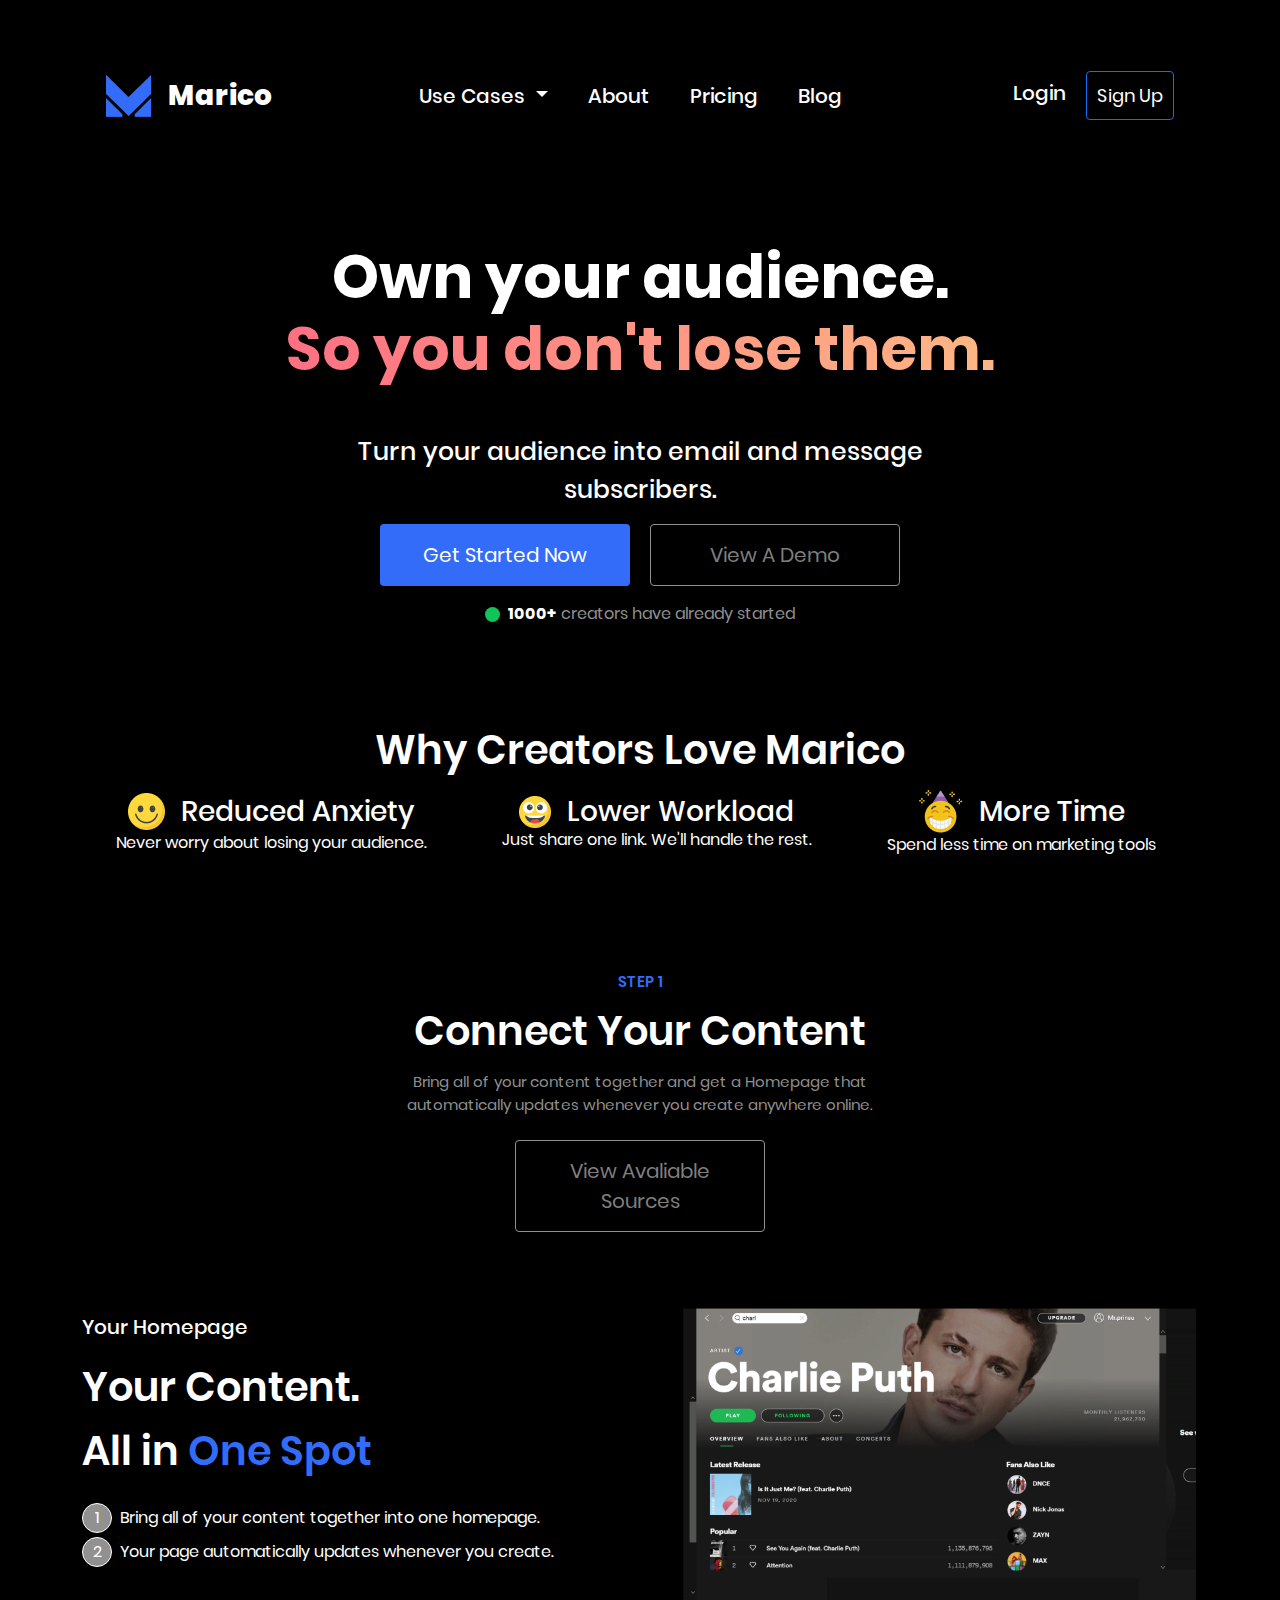
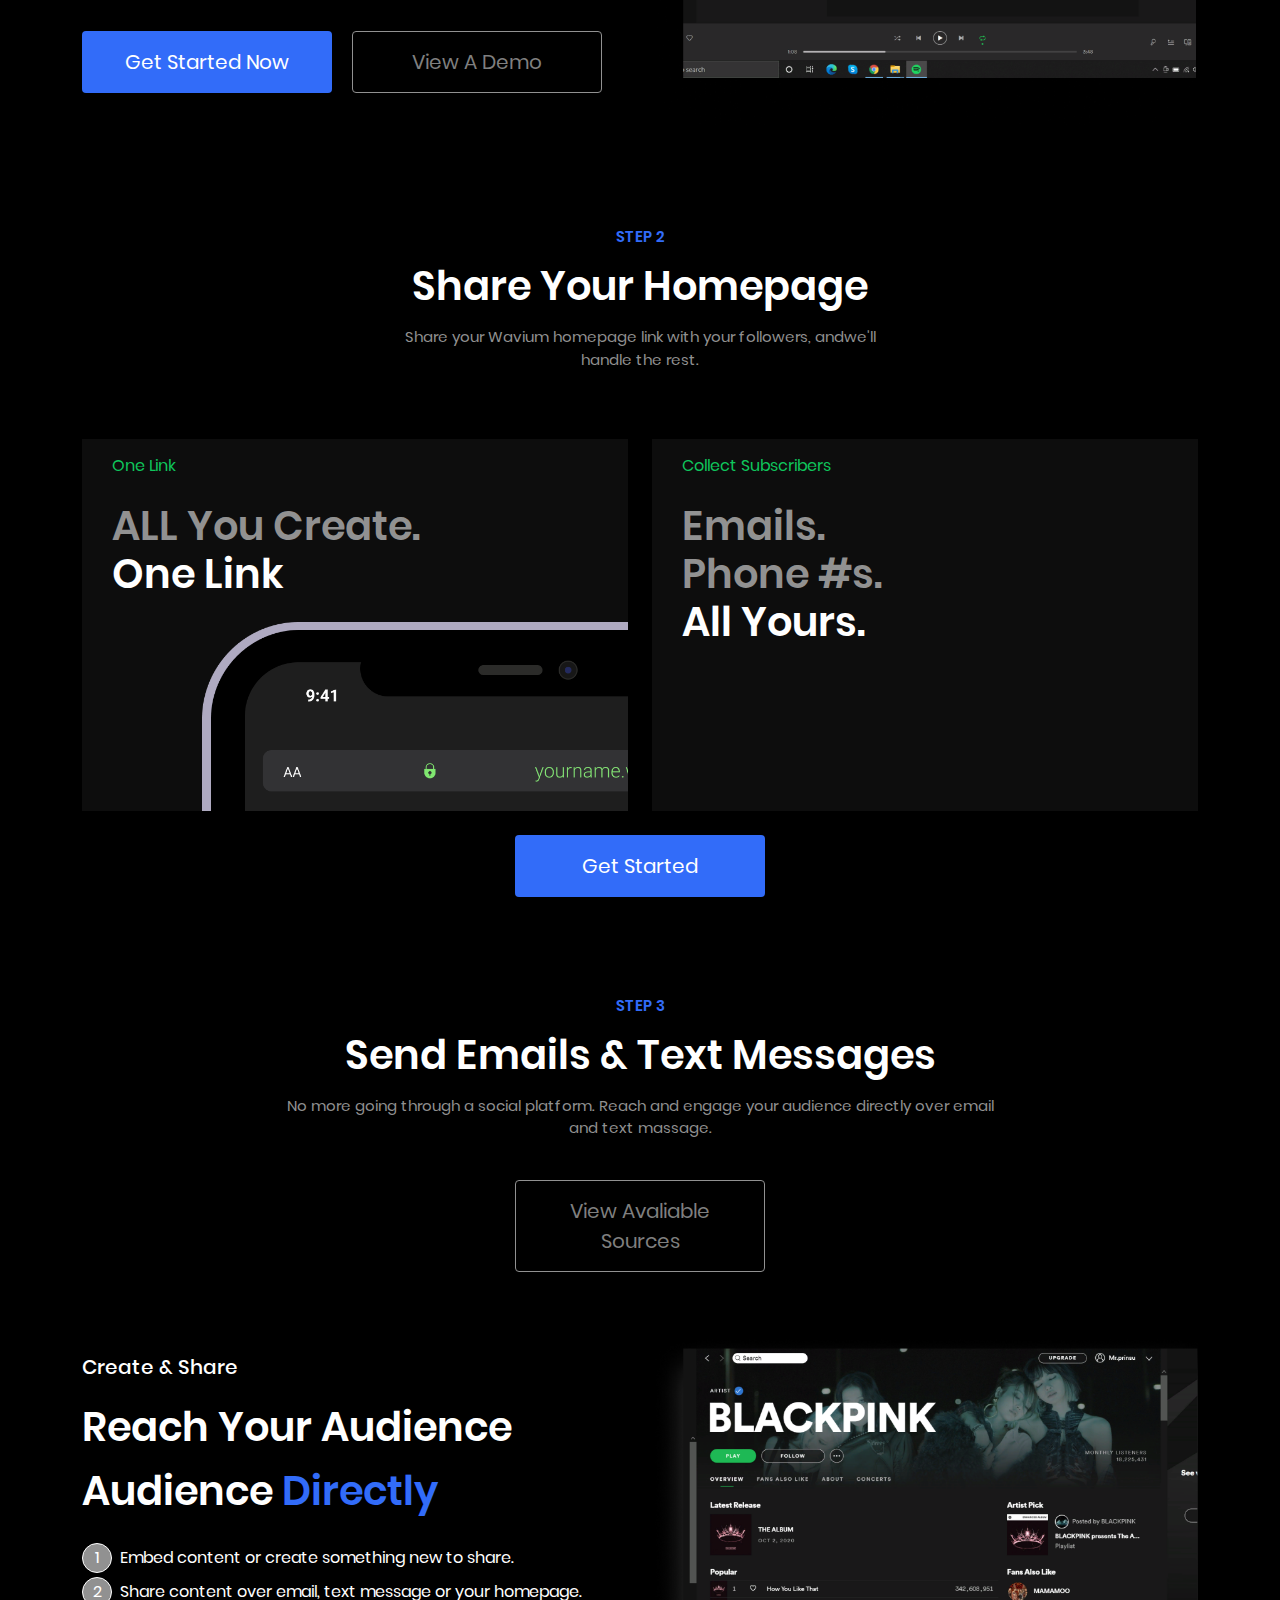
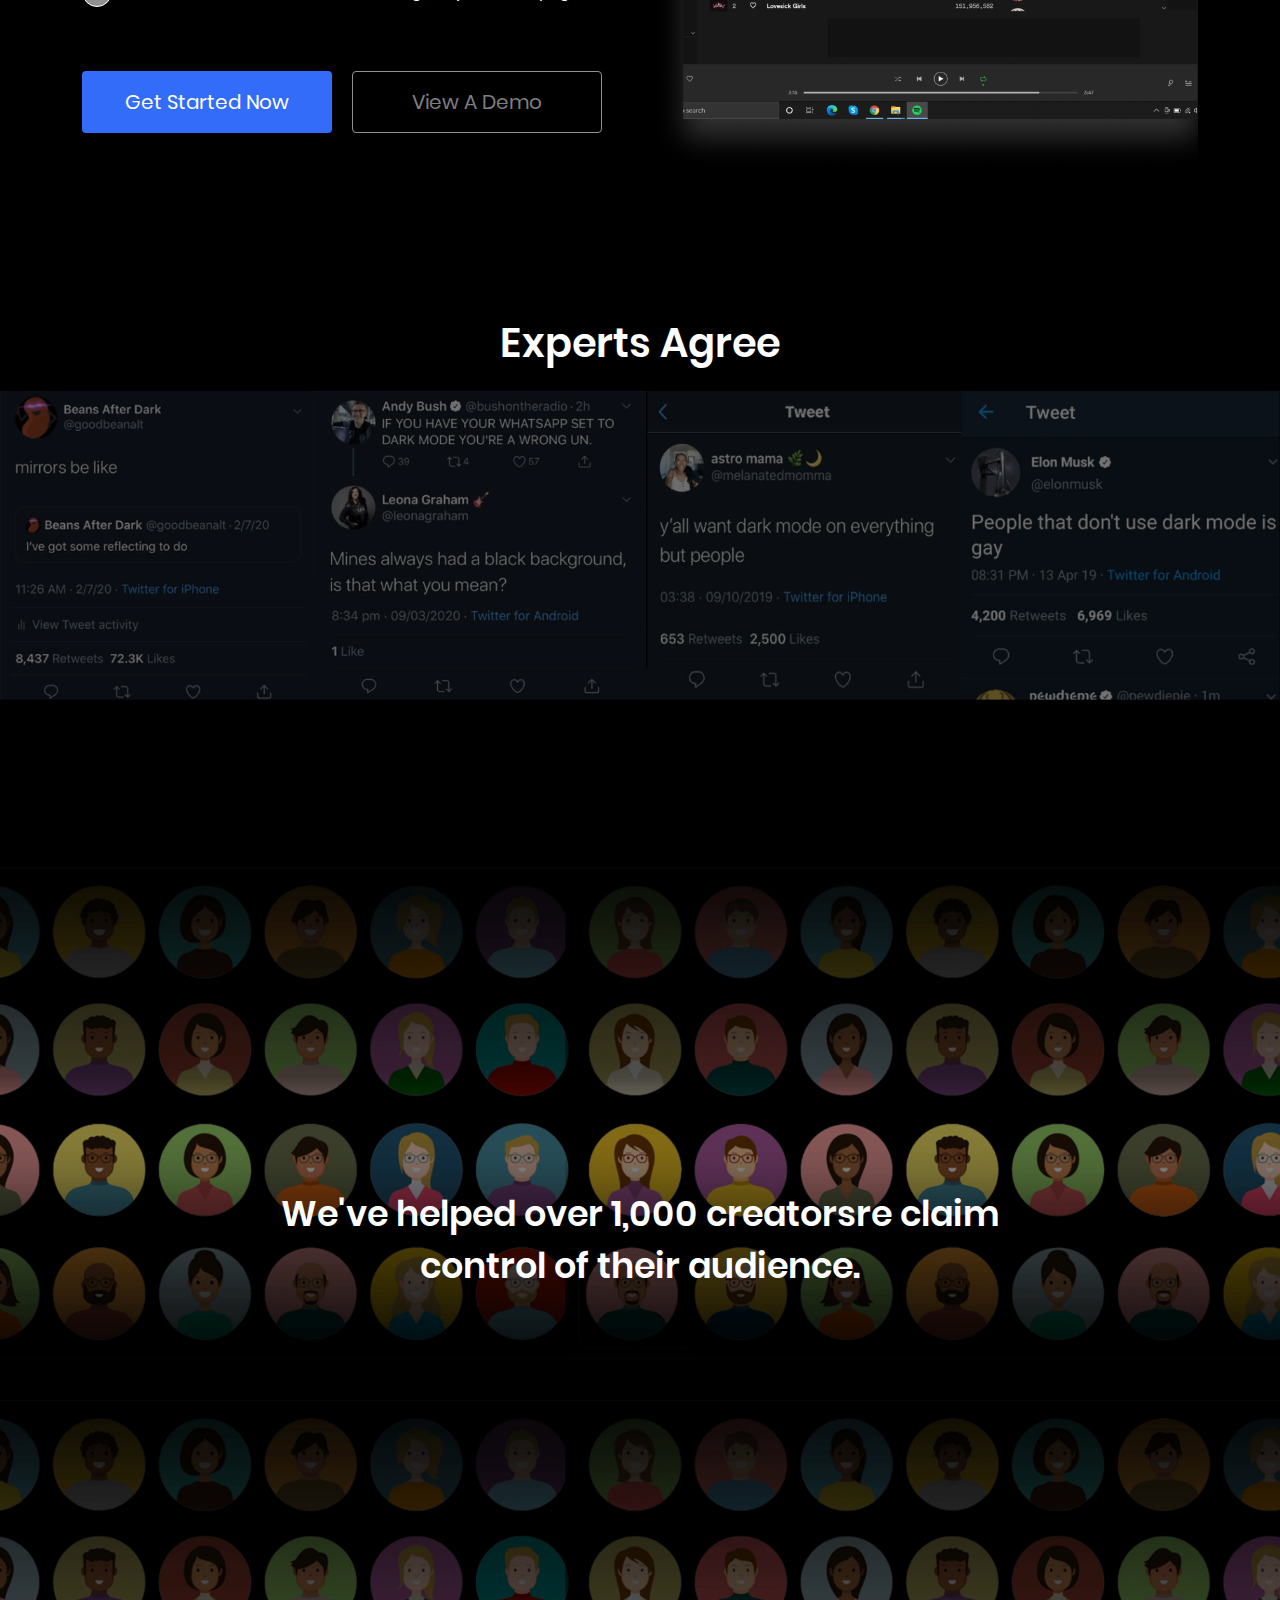
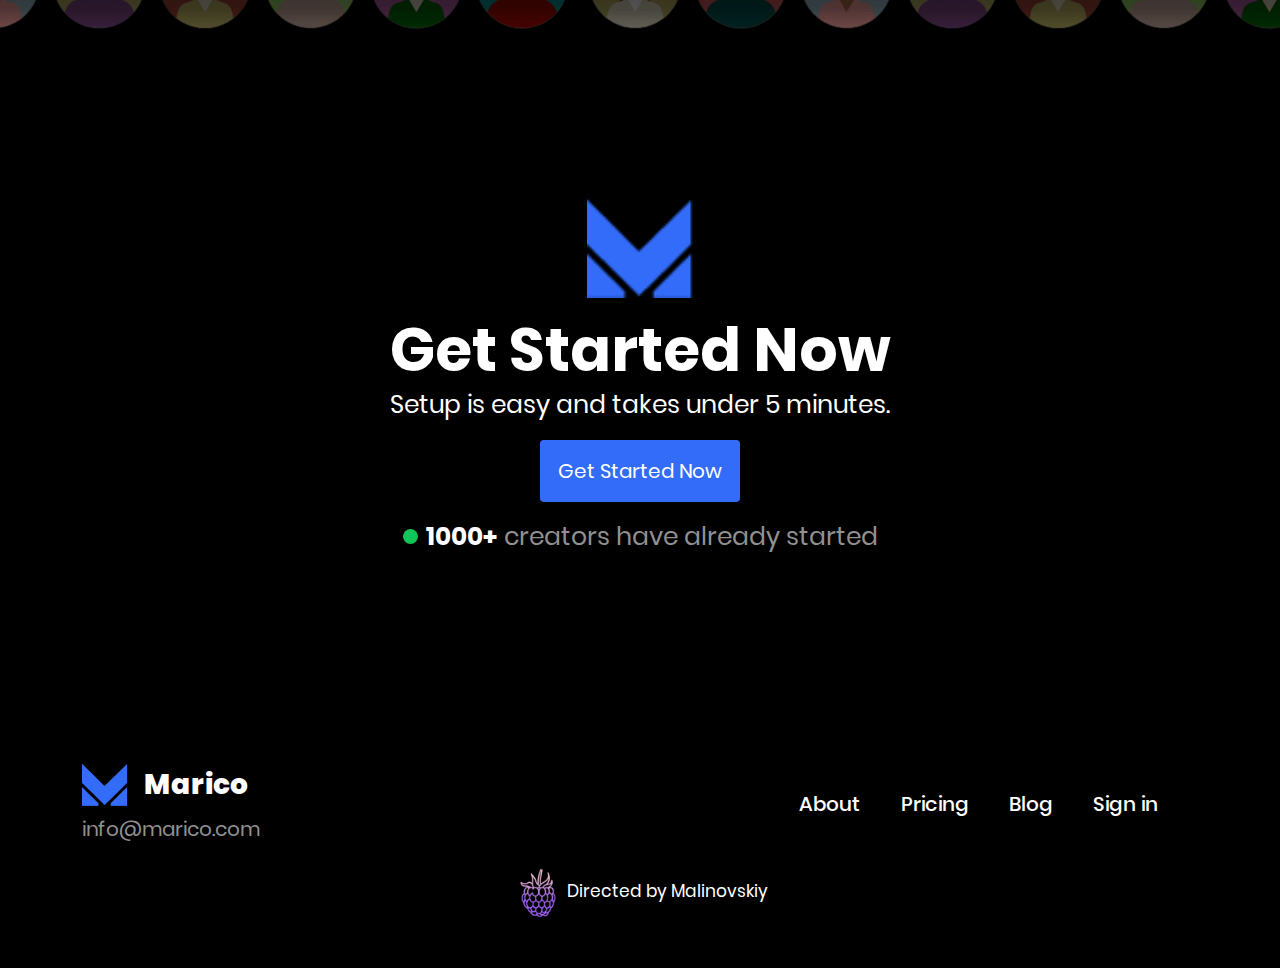
<file: HomePage.html>
<!DOCTYPE html>
<html lang="ru">
<head>
  <meta charset="UTF-8">
  <meta http-equiv="X-UA-Compatible" content="IE=edge">
  <meta name="viewport" content="width=device-width, initial-scale=1.0">
  <meta name="description" content="">
  <meta name="keywords" content="">
  <title>Мarico</title>

  <!-- CSS only -->
  <link rel="stylesheet" href="/css/bootstrap.css">
  <link rel="stylesheet" href="/css/fontello.css">
  <link rel="stylesheet" href="/css/style.css">
  <link rel="shortcut icon" href="/img/favicon.png" type="image/x-icon">
</head>

<body>
  <header>
    <div class="container">
      <div class="row">
        <div class="col-12">
          <nav class="navbar navbar-expand-lg navbar-light bg-black">
            <div class="container-fluid">
              <div class="nav-block-left d-flex align-items-center my-sm-3">
                <div class="nav__logo">
                  <img src="/img/favicon.png" alt="logo" class="img-fluid">
                </div>
                <h3 class="nav__title px-3">
                 <a href="/HomePage.html" class="link-reset">Marico</a>
                </h3>
              </div>
              <div class="collapse navbar-collapse nav-block-center" id="navbarSupportedContent">
                <ul class="navbar__list d-lg-flex mx-auto">
                  <li class="navbar__item  dropdown">
                  <a href="#" class="navbar__link dropdown-toggle" role="button" id="navbarDropdown" data-bs-toggle="dropdown" aria-expanded="false">
                   Use Cases
                  </a>
                  <ul class="dropdown-menu " aria-labelledby="navbarDropdown">
                    <li class="dropdown__item">
                      <a href="/About.html" class="dropdown__link">About</a>
                    </li>
                    <li class="dropdown__item">
                      <a href="/Pricing.html" class="dropdown__link">Pricing</a>
                    </li>
                    <li class="dropdown__item">
                      <a href="/Blog.html" class="dropdown__link">Blog</a>
                    </li>
                  </ul>
                  </li>
                    <li class="navbar__item ">
                    <a href="/About.html" class="navbar__link">
                      About
                    </a>
                  </li>
                    <li class="navbar__item ">
                    <a href="/Pricing.html" class="navbar__link">
                      Pricing
                    </a>
                  </li>
                    <li class="navbar__item ">
                    <a href="/Blog.html" class="navbar__link">
                      Blog
                    </a>
                  </li>
                </ul>
                <div class="nav-block-right mb">
                  <a href="/Login.html" class="navbar__link">Login</a>
                  <a href="/SignUp.html" class="btn btn-outline-primary btn-login ms-3">Sign Up</a>
                </div>
              </div> 

              <button class="navbar-toggler" type="button" data-bs-toggle="collapse" data-bs-target="#navbarSupportedContent" aria-controls="navbarSupportedContent" aria-expanded="false" aria-label="Toggle navigation">
                <span class="navbar-toggler-icon"></span>
              </button>
            </div>
          </nav>
        </div>
      </div>
    </div>
  </header>

  <main>
    <section class="followers">
      <div class="container">
        <div class="row justify-content-center text-center mb-5">
          <div class="col-sm-12 col-md-10">
            <h1 class="followers__title">
              Own your audience.
            </h1>
            <h1 class="followers__title followers__title-gradient">
              So you don't lose them.
            </h1>
          </div>
        </div>
        <div class="row justify-content-center align-items-center text-center">
          <div class="col-sm-12 col-md-7">
            <p class="followers__descr d-inline-block mb-3">
              Turn your audience into email and message subscribers.
            </p>
          </div>
        </div>
        <div class="row justify-content-center align-items-center text-center">
          <div class="col-md-7 col-sm-12">
              <a href="#" class="btn btn-perfect btn-start mb-3 me-lg-3">Get Started Now</a>
              <a href="#" class="btn btn-perfect btn-view mb-3">View A Demo</a>
          </div>
        </div>
         <div class="row justify-content-center align-items-center text-center">
          <div class="col-7">
            <div class="followers__online d-flex justify-content-center align-items-center">
              <div class="online__circle me-md-2"></div>
              <p class="followers__online__descr">
                <strong style="color: white;">1000+</strong> creators have already started</p>
            </div>
          </div>
        </div>
      </div>
    </section>

    <section class="reasons">
      <div class="container">
        <div class="row justify-content-center mb-3">
          <div class="col-sm-12 col-md-8 text-center">
            <h2 class="section__title">
              Why Creators Love Marico
            </h2>
          </div>
        </div>
        <div class="row">
          <div class="col-12">
            <ul class="reasons__list list-reset">
              <li class="li reasons__item text-center me-2">
                <div class="reasons__list__block d-flex justify-content-center align-items-center ">
                  <div class="reasons__emoji me-3">
                    <img src="/img/Smile_emoji.png" class="img-fluid reasons__img" alt="Smile">
                  </div>
                  <h3 class="reasons__list__title">Reduced Anxiety</h3>
                </div>
                <p class="reasons__list__descr">
                  Never worry about losing your audience.
                </p>
              </li>
              <li class="li reasons__item text-center me-2">
                <div class="reasons__list__block d-flex justify-content-center align-items-center">
                  <div class="reasons__emoji me-3">
                    <img src="/img/Happy_emoji.png" class="img-fluid reasons__img" alt="Happy">
                  </div>
                  <h3 class="reasons__list__title">Lower Workload</h3>
                </div>
                  <p class="reasons__list__descr">Just share one link. We'll handle the rest.</p>
              </li>
              <li class="li reasons__item text-center me-2">
                <div class="reasons__list__block d-flex justify-content-center align-items-center">
                  <div class="reasons__emoji me-3">
                    <img src="/img/Party_emoji.png" class="img-fluid reasons__img" alt="Party">
                  </div>
                  <h3 class="reasons__list__title">More Time</h3>
                </div>
                  <p class="reasons__list__descr">Spend less time on marketing tools</p>
              </li>
            </ul>
          </div>
        </div>
      </div>
    </section>

    <section class="connect__content">
      <div class="container">
        <div class="row d-flex-column justify-content-center align-items-center text-center">
          <div class="col-sm-12 col-md-8">
            <h5 class="section__step mb-3">
              Step 1
            </h5>
            <h2 class="section__title mb-3">Connect Your Content</h2>
            <p class="connect__content__descr section__descr">
              Bring all of your content together and get a Homepage that
              automatically updates whenever you create anywhere online.
            </p>
          </div>
        </div>
        <div class="row">
          <div class="col-12 text-center mt-4">
             <a href="#" class="btn btn-perfect btn-view mb-3">View Avaliable Sources</a>
          </div>
        </div>
        <div class="row mt-5">
          <div class="col-sm-12 col-md-6 d-flex flex-column justify-content-center">
            <h5>Your Homepage</h5>
            <h2 class="section__title text-start mt-4">Your Content.</h2>
            <h2 class="section__title text-start mt-3">All in <span class="color-sub">One Spot </span></h2>
            <ol class="connect__list mt-4">
              <li class="connect__item d-flex align-items-center mt-1">Bring all of your content together into one homepage.</li>
              <li class="connect__item d-flex align-items-center mt-1">Your page automatically updates whenever you create.</li>
            </ol>
            <div class="connect__btn mt-5">
               <a href="#" class="btn btn-perfect btn-start mb-3 me-lg-3">Get Started Now</a>
              <a href="#" class="btn btn-perfect btn-view mb-3">View A Demo</a>
            </div>
          </div>
          <div class="col-sm-12 col-md-6">
            <img src="/img/connectImg.png" alt="imgConnect" class="img-fluid">
          </div>
        </div>
      </div>
    </section>
    
    <section class="share">
      <div class="container">
        <div class="row d-flex-column justify-content-center align-items-center text-center mb-5">
          <div class="col-sm-12 col-md-8">
            <h5 class="section__step mb-3">
              Step 2
            </h5>
            <h2 class="section__title mb-3">Share Your Homepage</h2>
            <p class="connect__content__descr section__descr">
              Share your Wavium homepage link with your followers, andwe'll handle the rest.
            </p>
          </div>
        </div>
        <div class="row">
          <div class="col-md-6">
            <div class="share__block bg-gray">
              <a href="#" class="share__link">One Link</a>
              <h3 class="share__title color-g mt-4">ALL You Create.</h3>
              <h3 class="share__title">One Link</h3>
              <div class="share__mobile mt-4">
                <img src="/img/Mobile.png" alt="mobile" class="img-fluid">
              </div>
            </div>
          </div>
          <div class="col-md-6">
            <div class="share__block bg-gray">
              <a href="#" class="share__link">Collect Subscribers</a>
              <h3 class="share__title color-g mt-4">Emails.<br>Phone #s.</h3>
              <h3 class="share__title">All Yours.</h3>
            </div>
          </div>
        </div>
        <div class="row">
          <div class="col-12 mt-4 text-center">
            <a href="#" class="btn btn-perfect btn-start">Get Started</a>
          </div>
        </div>
      </div>
    </section>

    <section class="message">
      <div class="container">
        <div class="row d-flex-column justify-content-center align-items-center text-center">
          <div class="col-sm-12 col-md-8">
            <h5 class="section__step mb-3">
              Step 3
            </h5>
            <h2 class="section__title mb-3">Send Emails & Text Messages</h2>
            <p class="section__descr">
            No more going through a social platform. Reach and engage your audience directly over email and text massage.
            </p>
          </div>
        </div>
        <div class="row">
          <div class="col-12 text-center mt-4">
             <a href="#" class="btn btn-perfect btn-view mb-3">View Avaliable Sources</a>
          </div>
        </div>
        <div class="row mt-5">
          <div class="col-sm-12 col-md-6 d-flex flex-column justify-content-center">
            <h5>Create & Share</h5>
            <h2 class="section__title text-start mt-4">Reach Your Audience</h2>
            <h2 class="section__title text-start mt-3">Audience <span class="color-sub">Directly</span></h2>
            <ol class="connect__list mt-4">
              <li class="connect__item d-flex align-items-center mt-1">Embed content or create something new to share.</li>
              <li class="connect__item d-flex align-items-center mt-1">Share content over email, text message or your homepage.</li>
            </ol>
            <div class="connect__btn mt-5">
               <a href="#" class="btn btn-perfect btn-start mb-3 me-lg-3">Get Started Now</a>
              <a href="#" class="btn btn-perfect btn-view mb-3">View A Demo</a>
            </div>
          </div>
          <div class="col-sm-12 col-md-6">
            <img src="/img/messageIMG.png" alt="imgMessage" class="img-fluid">
          </div>
        </div>
      </div>
    </section>

    <section class="expert__opinion">
        <div class="row">
          <div class="col-8 mx-auto mb-4">
            <h2 class="section__title">
              Experts Agree
            </h2>
          </div>
        </div>
        <div class="row text-center">
          <div class="col-12">
            <img src="/img/experOpion.png" class="img-fluid" alt="expert__opinion">
          </div>
        </div>
    </section>
    
    <section class="audience mt-5">
      <div class="container">
        <div class="row">
          <div class="col-sm-12 col-md-8 mx-auto text-center">
            <p class="audience__descr">We've helped over 1,000 creatorsre claim control of their audience.</p>
          </div>
        </div>
      </div>
    </section>
  </main>

    <section class="getStart">
      <div class="container">
        <div class="row justify-content-center align-items-center text-center mb-3">
          <div class="col-sm-12 col-md-8 getStart__logo">
            <img src="/img/favicon.png" alt="logo" class="img-fluid d-inline-block logo">
          </div>
        </div>
        <div class="row justify-content-center align-items-center text-center">
          <div class="col-sm-12 col-md-8">
            <h2 class="section__title getStart__title">Get Started Now</h2>
            <p class="getStart__descr d-inline-block mb-3">
              Setup is easy and takes under 5 minutes.
            </p>
          </div>
        </div>
        <div class="row justify-content-center align-items-center text-center">
          <div class="col-sm-12 col-md-8">
              <a href="#" class="btn getStart__btn btn-start mb-3">Get Started Now</a>
          </div>
        </div>
         <div class="row justify-content-center align-items-center text-center">
          <div class="col-sm-12 col-md-8">
            <div class="followers__online d-flex justify-content-center align-items-center">
              <div class="online__circle me-md-2"></div>
              <p class="followers__online__descr getStart__descr">
                <strong style="color: white;">1000+</strong> creators have already started</p>
            </div>
          </div>
        </div>
      </div>
    </section>

  <footer>
  <div class="container">
    <div class="row">
      <nav class="navbar navbar-expand-md navbar-light bg-black d-flex justify-content-center">
       <div class="col-md-3 col-sm-12">
          <div class="nav-block-left text-center text-md-start justify-content-center justify-content-md-start">
            <div class="nav__logo d-flex align-items-center mb-2 justify-content-center justify-content-md-start">
              <img src="/img/favicon.png" alt="logo" class="img-fluid">
              <h3 class="nav__title px-3">
                <a href="/HomePage.html" class="link-reset">Marico</a>
              </h3>
            </div>
              <a href="mailto:info@marico.com" class="footer__mail">info@marico.com</a>
          </div>
        </div>
        <div class="col-9 collapse navbar-collapse justify-content-end">
          <ul class="navbar__list d-flex">
            <li class="navbar__item ">
            <a href="/About.html" class="navbar__link">
              About
            </a>
            </li>
            <li class="navbar__item ">
            <a href="/Pricing.html" class="navbar__link">
              Pricing
            </a>
            </li>
            <li class="navbar__item ">
            <a href="/Blog.html" class="navbar__link">
              Blog
            </a>
            </li>
            <li class="navbar__item ">
            <a href="/SignUp.html" class="navbar__link">
              Sign in
            </a>
            </li>
          </ul>
        </div>
      </nav>
    </div>
    <div class="row mt-3">
      <div class="col-12 text-center">
        <img src="/img/directed/5.png"  alt="c" style="width: 50px; height: 50px;">
        <span style="font-size: 17px;">
          Directed by Malinovskiy
        </span>
      </div>
    </div>
  </div>
  </footer>

  <script src="/js/bootstrap.bundle.js"></script>
</body>

</html>
</file>
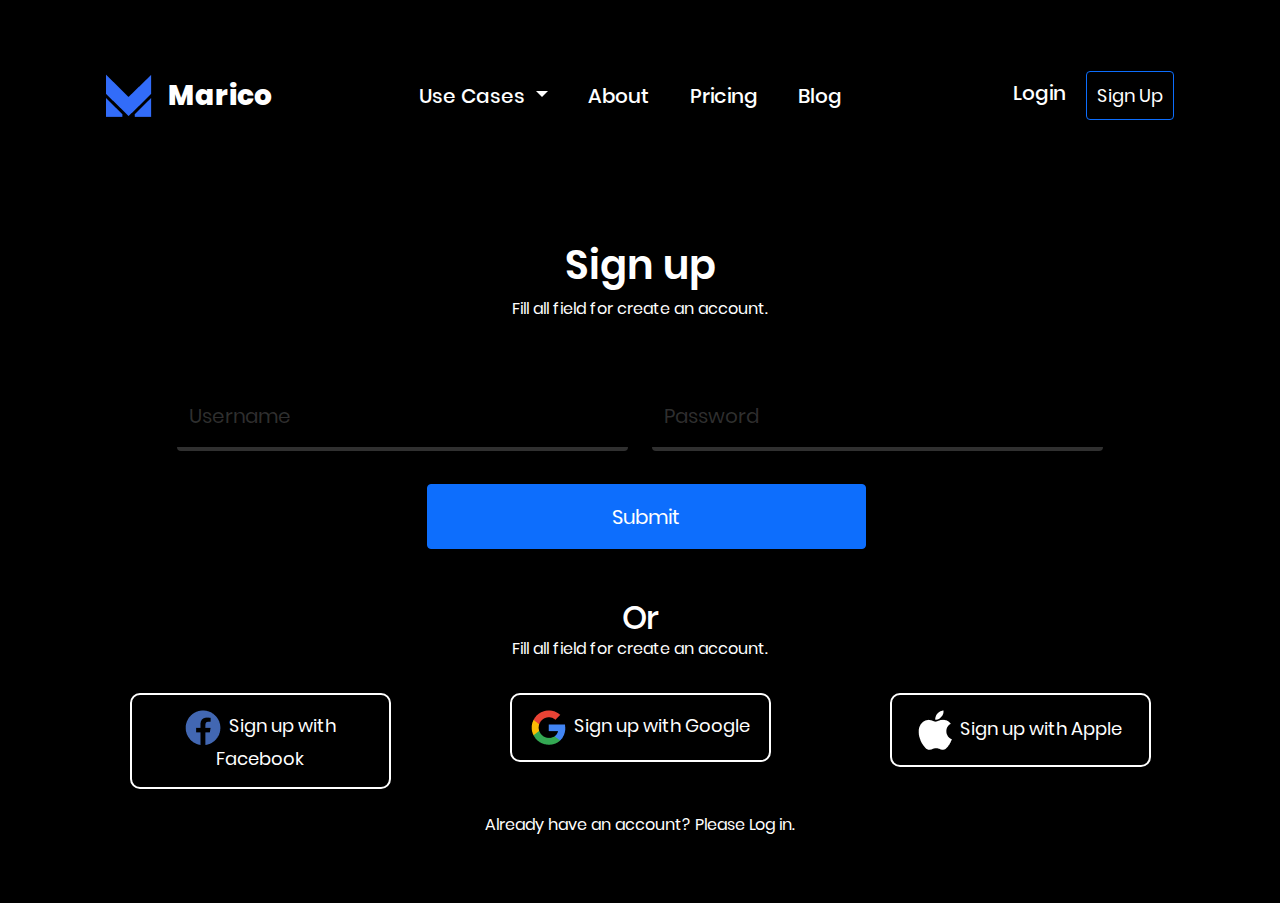
<file: Login.html>
<!DOCTYPE html>
<html lang="ru">
<head>
  <meta charset="UTF-8">
  <meta http-equiv="X-UA-Compatible" content="IE=edge">
  <meta name="viewport" content="width=device-width, initial-scale=1.0">
  <meta name="description" content="">
  <meta name="keywords" content="">
  <title>Мarico</title>

  <!-- CSS only -->
  <link rel="stylesheet" href="/css/bootstrap.css">
  <link rel="stylesheet" href="/css/fontello.css">
  <link rel="stylesheet" href="/css/style.css">
  <link rel="shortcut icon" href="/img/favicon.png" type="image/x-icon">
</head>

<body>
  <header>
    <div class="container">
      <div class="row">
        <div class="col-12">
          <nav class="navbar navbar-expand-lg navbar-light bg-black">
            <div class="container-fluid">
              <div class="nav-block-left d-flex align-items-center my-sm-3">
                <div class="nav__logo">
                  <img src="/img/favicon.png" alt="logo" class="img-fluid">
                </div>
                <h3 class="nav__title px-3">
                 <a href="/HomePage.html" class="link-reset">Marico</a>
                </h3>
              </div>
              <div class="collapse navbar-collapse nav-block-center" id="navbarSupportedContent">
                <ul class="navbar__list d-lg-flex mx-auto">
                  <li class="navbar__item  dropdown">
                  <a href="#" class="navbar__link dropdown-toggle" role="button" id="navbarDropdown" data-bs-toggle="dropdown" aria-expanded="false">
                   Use Cases
                  </a>
                  <ul class="dropdown-menu " aria-labelledby="navbarDropdown">
                    <li class="dropdown__item">
                      <a href="/About.html" class="dropdown__link">About</a>
                    </li>
                    <li class="dropdown__item">
                      <a href="/Pricing.html" class="dropdown__link">Pricing</a>
                    </li>
                    <li class="dropdown__item">
                      <a href="/Blog.html" class="dropdown__link">Blog</a>
                    </li>
                  </ul>
                  </li>
                    <li class="navbar__item ">
                    <a href="/About.html" class="navbar__link">
                      About
                    </a>
                  </li>
                    <li class="navbar__item ">
                    <a href="/Pricing.html" class="navbar__link">
                      Pricing
                    </a>
                  </li>
                    <li class="navbar__item ">
                    <a href="/Blog.html" class="navbar__link">
                      Blog
                    </a>
                  </li>
                </ul>
                <div class="nav-block-right mb">
                  <a href="/Login.html" class="navbar__link">Login</a>
                  <a href="/SignUp.html" class="btn btn-outline-primary btn-login ms-3">Sign Up</a>
                </div>
              </div> 

              <button class="navbar-toggler" type="button" data-bs-toggle="collapse" data-bs-target="#navbarSupportedContent" aria-controls="navbarSupportedContent" aria-expanded="false" aria-label="Toggle navigation">
                <span class="navbar-toggler-icon"></span>
              </button>
            </div>
          </nav>
        </div>
      </div>
    </div>
  </header>

  <section class="SignUp">
    <div class="container">
      <div class="row mb-5">
        <div class="col-sm-12 col-md-8 mx-auto text-center">
          <h2 class="section__title mb-2">Sign up</h2>
          <p>Fill all field for create an account.</p>
        </div>
      </div>
      <form class="row justify-content-center align-items-center">
        <div class="mb-3 col-md-5 col-sm-12">
          <!-- <label for="exampleInputName" class="form-label">Username</label> -->
          <input type="text" class="form-control input-sign" id="exampleInputName" placeholder="Username" required>
        </div>
        <!-- <div class="mb-3 col-md-5 col-sm-12 mt-4">
          <label for="exampleInputEmail1" class="form-label">Email address</label>
          <input type="email" class="form-control input-sign" id="exampleInputEmail1" aria-describedby="emailHelp" placeholder="Email Address" required>
          <div id="emailHelp" class="form-text">We'll never share your email with anyone else.</div>
        </div> -->
        <div class="mb-3 col-md-5 col-sm-12">
          <!-- <label for="exampleInputPassword1" class="form-label">Password</label> -->
          <input type="password" class="form-control input-sign" id="exampleInputPassword1" placeholder="Password" required>
        </div>
        <div class="col-md-5 col-sm-12 form-check">
          <!-- <input type="checkbox" class="form-check-input" id="exampleCheck1">
          <label class="form-check-label" for="exampleCheck1">Check me out</label> -->
          <button type="submit" class="btn btn-primary btn-sign">Submit</button>
        </div>
      </form>
      <div class="row mt-5 text-center">
        <div class="col-sm-12 col-md-8 mx-auto">
          <h2>Or</h2>
          <p>Fill all field for create an account.</p>
        </div>
      </div>
      <div class="row text-center">
        <div class="col-sm-12 col-md-3 mx-auto">
          <a class="btn link__sign mx-auto mt-3">
            <img src="/img/Facebook.png" class="img-fluid me-2" alt="Facebook">Sign up with Facebook</a>
        </div>
        <div class="col-sm-12 col-md-3 mx-auto">
          <a class="btn link__sign mx-auto mt-3">
            <img src="/img/G_logo.png" class="img-fluid me-2" alt="Google">Sign up with Google</a>
        </div>
        <div class="col-sm-12 col-md-3 mx-auto">
          <a class="btn link__sign mx-auto mt-3">
            <img src="/img/Apple_logo.png" class="img-fluid me-2" alt="Apple">Sign up with Apple</a>
        </div>
      </div>
      <div class="row mt-4">
        <div class="col-12 text-center">
          <p>Already have an account? Please Log in.</p>
        </div>
      </div>
    </div>
  </section>

  <!-- <footer>
  <div class="container">
    <div class="row">
      <nav class="navbar navbar-expand-md navbar-light bg-black">
       <div class="col-md-3 col-sm-12">
          <div class="nav-block-left text-sm-center text-md-start justify-content-sm-center justify-content-md-start">
            <div class="nav__logo d-flex align-items-center mb-2 justify-content-sm-center justify-content-md-start">
              <img src="/img/favicon.png" alt="logo" class="img-fluid">
              <h3 class="nav__title px-3">
                <a href="/HomePage.html" class="link-reset">Marico</a>
              </h3>
            </div>
              <a href="mailto:info@marico.com" class="footer__mail">info@marico.com</a>
          </div>
        </div>
        <div class="col-9 collapse navbar-collapse justify-content-end">
          <ul class="navbar__list d-flex">
            <li class="navbar__item ">
            <a href="/About.html" class="navbar__link">
              About
            </a>
            </li>
            <li class="navbar__item ">
            <a href="/Pricing.html" class="navbar__link">
              Pricing
            </a>
            </li>
            <li class="navbar__item ">
            <a href="/Blog.html" class="navbar__link">
              Blog
            </a>
            </li>
            <li class="navbar__item ">
            <a href="#" class="navbar__link">
              Sign in
            </a>
            </li>
          </ul>
        </div>
      </nav>
    </div>
  </div>
  </footer> -->

  <script src="/js/bootstrap.bundle.js"></script>
</body>

</html>
</file>
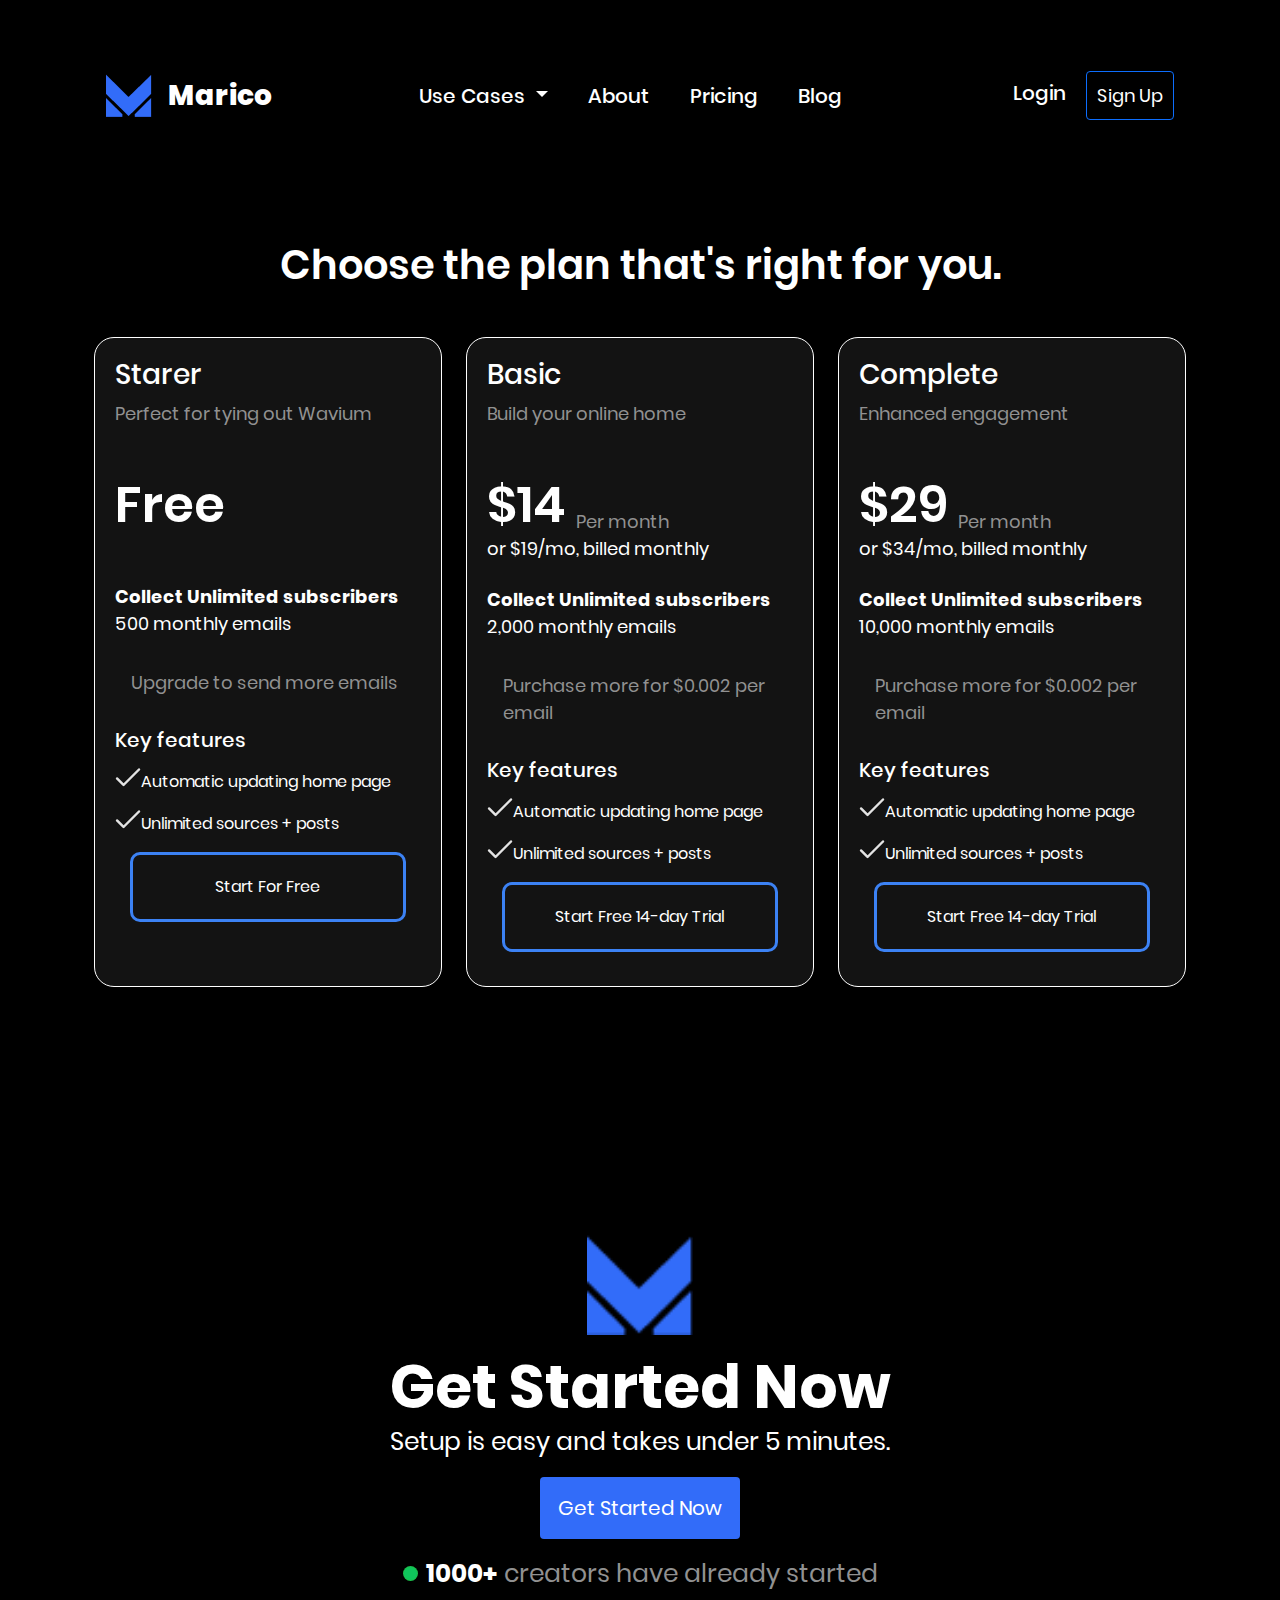
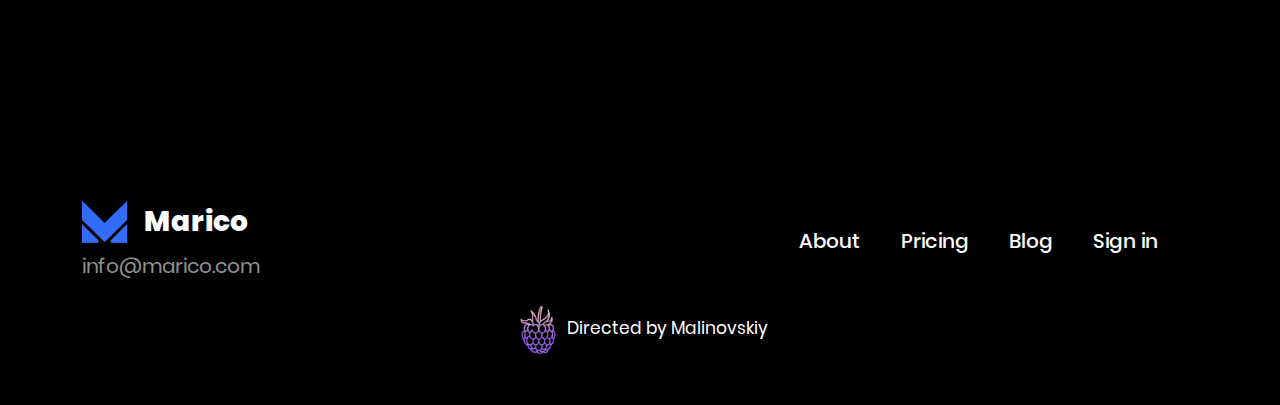
<file: Pricing.html>
<!DOCTYPE html>
<html lang="ru">
<head>
  <meta charset="UTF-8">
  <meta http-equiv="X-UA-Compatible" content="IE=edge">
  <meta name="viewport" content="width=device-width, initial-scale=1.0">
  <meta name="description" content="">
  <meta name="keywords" content="">
  <title>Мarico</title>

  <!-- CSS only -->
  <link rel="stylesheet" href="/css/bootstrap.css">
  <link rel="stylesheet" href="/css/fontello.css">
  <link rel="stylesheet" href="/css/style.css">
  <link rel="shortcut icon" href="/img/favicon.png" type="image/x-icon">
</head>

<body>
  <header>
    <div class="container">
      <div class="row">
        <div class="col-12">
          <nav class="navbar navbar-expand-lg navbar-light bg-black">
            <div class="container-fluid">
              <div class="nav-block-left d-flex align-items-center my-sm-3">
                <div class="nav__logo">
                  <img src="/img/favicon.png" alt="logo" class="img-fluid">
                </div>
                <h3 class="nav__title px-3">
                 <a href="/HomePage.html" class="link-reset">Marico</a>
                </h3>
              </div>
              <div class="collapse navbar-collapse nav-block-center" id="navbarSupportedContent">
                <ul class="navbar__list d-lg-flex mx-auto">
                  <li class="navbar__item  dropdown">
                  <a href="#" class="navbar__link dropdown-toggle" role="button" id="navbarDropdown" data-bs-toggle="dropdown" aria-expanded="false">
                   Use Cases
                  </a>
                  <ul class="dropdown-menu " aria-labelledby="navbarDropdown">
                    <li class="dropdown__item">
                      <a href="/About.html" class="dropdown__link">About</a>
                    </li>
                    <li class="dropdown__item">
                      <a href="/Pricing.html" class="dropdown__link">Pricing</a>
                    </li>
                    <li class="dropdown__item">
                      <a href="/Blog.html" class="dropdown__link">Blog</a>
                    </li>
                  </ul>
                  </li>
                    <li class="navbar__item ">
                    <a href="/About.html" class="navbar__link">
                      About
                    </a>
                  </li>
                    <li class="navbar__item ">
                    <a href="/Pricing.html" class="navbar__link">
                      Pricing
                    </a>
                  </li>
                    <li class="navbar__item ">
                    <a href="/Blog.html" class="navbar__link">
                      Blog
                    </a>
                  </li>
                </ul>
                <div class="nav-block-right mb">
                  <a href="/Login.html" class="navbar__link">Login</a>
                  <a href="/SignUp.html" class="btn btn-outline-primary btn-login ms-3">Sign Up</a>
                </div>
              </div> 

              <button class="navbar-toggler" type="button" data-bs-toggle="collapse" data-bs-target="#navbarSupportedContent" aria-controls="navbarSupportedContent" aria-expanded="false" aria-label="Toggle navigation">
                <span class="navbar-toggler-icon"></span>
              </button>
            </div>
          </nav>
        </div>
      </div>
    </div>
  </header>

  <section class="price">
    <div class="container">
      <div class="row mb-5">
        <div class="col-19 mx-auto">
          <h2 class="section__title">
            Choose the plan that's right for you.
          </h2>
        </div>
      </div>
      <ul class="row list-reset price__list">
        <li class="li col-md-12 col-lg-4 price__item mb-5">
          <div class="price__list__block">
            <h3>Starer</h3>
            <p class="color-g mb-5 mt-2">Perfect for tying out Wavium</p>
            <div class="price__month d-flex align-items-end mb-5"><h3>Free</h3></div>        
            <p class=""><strong>Collect Unlimited subscribers</strong><br>500 monthly emails</p>
            <p class="color-g m-3">Upgrade to send more emails</p>
            <ul class="plan__feature__list list-reset mt-3">
              <h5>Key features</h5>
              <li class="plan__feature__item mt-3">Automatic updating home page</li>
              <li class="plan__feature__item mt-3">Unlimited sources + posts</li>
            </ul>
            <button class="btn btn__price mx-auto mt-3"> Start For Free</button>
          </div>        
        </li>
        <li class="li col-md-12 col-lg-4 price__item mb-5">
          <div class="price__list__block">
            <h3>Basic</h3>
            <p class="color-g mb-5 mt-2">Build your online home</p>
            <div class="price__month d-flex align-items-end"><h3>$14</h3><p class="color-g">Per month</p></div>
            <p class="mb-4">or $19/mo, billed monthly</p>       
            <p><strong>Collect Unlimited subscribers</strong><br>2,000 monthly emails</p>
            <p class="color-g m-3">Purchase more for $0.002 per email</p>
            <ul class="plan__feature__list list-reset mt-3">
              <h5>Key features</h5>
              <li class="plan__feature__item mt-3">Automatic updating home page</li>
              <li class="plan__feature__item mt-3">Unlimited sources + posts</li>
            </ul>
            <button class="btn btn__price mx-auto mt-3">Start Free 14-day Trial</button>
          </div>        
        </li>
        <li class="li col-md-12 col-lg-4 price__item mb-5">
          <div class="price__list__block">
            <h3>Complete</h3>
            <p class="color-g mb-5 mt-2">Enhanced engagement</p>
            <div class="price__month d-flex align-items-end"><h3>$29</h3><p class="color-g">Per month</p></div>
            <p class="mb-4">or $34/mo, billed monthly</p>
            <p><strong>Collect Unlimited subscribers</strong><br>10,000 monthly emails</p>  
            <p class="color-g m-3">Purchase more for $0.002 per email</p>
            <ul class="plan__feature__list list-reset mt-3">
              <h5>Key features</h5>
              <li class="plan__feature__item mt-3">Automatic updating home page</li>
              <li class="plan__feature__item mt-3">Unlimited sources + posts</li>
            </ul>         
            <button class="btn btn__price mx-auto mt-3">Start Free 14-day Trial</button>
          </div>        
        </li>
      </ul>
    </div>
  </section>

  <section class="getStart">
      <div class="container">
        <div class="row justify-content-center align-items-center text-center mb-3">
          <div class="col-sm-12 col-md-8 getStart__logo">
            <img src="/img/favicon.png" alt="logo" class="img-fluid d-inline-block logo">
          </div>
        </div>
        <div class="row justify-content-center align-items-center text-center">
          <div class="col-sm-12 col-md-8">
            <h2 class="section__title getStart__title">Get Started Now</h2>
            <p class="getStart__descr d-inline-block mb-3">
              Setup is easy and takes under 5 minutes.
            </p>
          </div>
        </div>
        <div class="row justify-content-center align-items-center text-center">
          <div class="col-sm-12 col-md-8">
              <a href="#" class="btn getStart__btn btn-start mb-3">Get Started Now</a>
          </div>
        </div>
         <div class="row justify-content-center align-items-center text-center">
          <div class="col-sm-12 col-md-8">
            <div class="followers__online d-flex justify-content-center align-items-center">
              <div class="online__circle me-md-2"></div>
              <p class="followers__online__descr getStart__descr">
                <strong style="color: white;">1000+</strong> creators have already started</p>
            </div>
          </div>
        </div>
      </div>
  </section>

<footer>
  <div class="container">
    <div class="row">
      <nav class="navbar navbar-expand-md navbar-light bg-black d-flex justify-content-center">
       <div class="col-md-3 col-sm-12">
          <div class="nav-block-left text-center text-md-start justify-content-center justify-content-md-start">
            <div class="nav__logo d-flex align-items-center mb-2 justify-content-center justify-content-md-start">
              <img src="/img/favicon.png" alt="logo" class="img-fluid">
              <h3 class="nav__title px-3">
                <a href="/HomePage.html" class="link-reset">Marico</a>
              </h3>
            </div>
              <a href="mailto:info@marico.com" class="footer__mail">info@marico.com</a>
          </div>
        </div>
        <div class="col-9 collapse navbar-collapse justify-content-end">
          <ul class="navbar__list d-flex">
            <li class="navbar__item ">
            <a href="/About.html" class="navbar__link">
              About
            </a>
            </li>
            <li class="navbar__item ">
            <a href="/Pricing.html" class="navbar__link">
              Pricing
            </a>
            </li>
            <li class="navbar__item ">
            <a href="/Blog.html" class="navbar__link">
              Blog
            </a>
            </li>
            <li class="navbar__item ">
            <a href="/SignUp.html" class="navbar__link">
              Sign in
            </a>
            </li>
          </ul>
        </div>
      </nav>
    </div>
    <div class="row mt-3">
      <div class="col-12 text-center">
        <img src="/img/directed/5.png"  alt="c" style="width: 50px; height: 50px;">
        <span style="font-size: 17px;">
          Directed by Malinovskiy
        </span>
      </div>
    </div>
  </div>
  </footer>

  <script src="/js/bootstrap.bundle.js"></script>
</body>

</html>
</file>
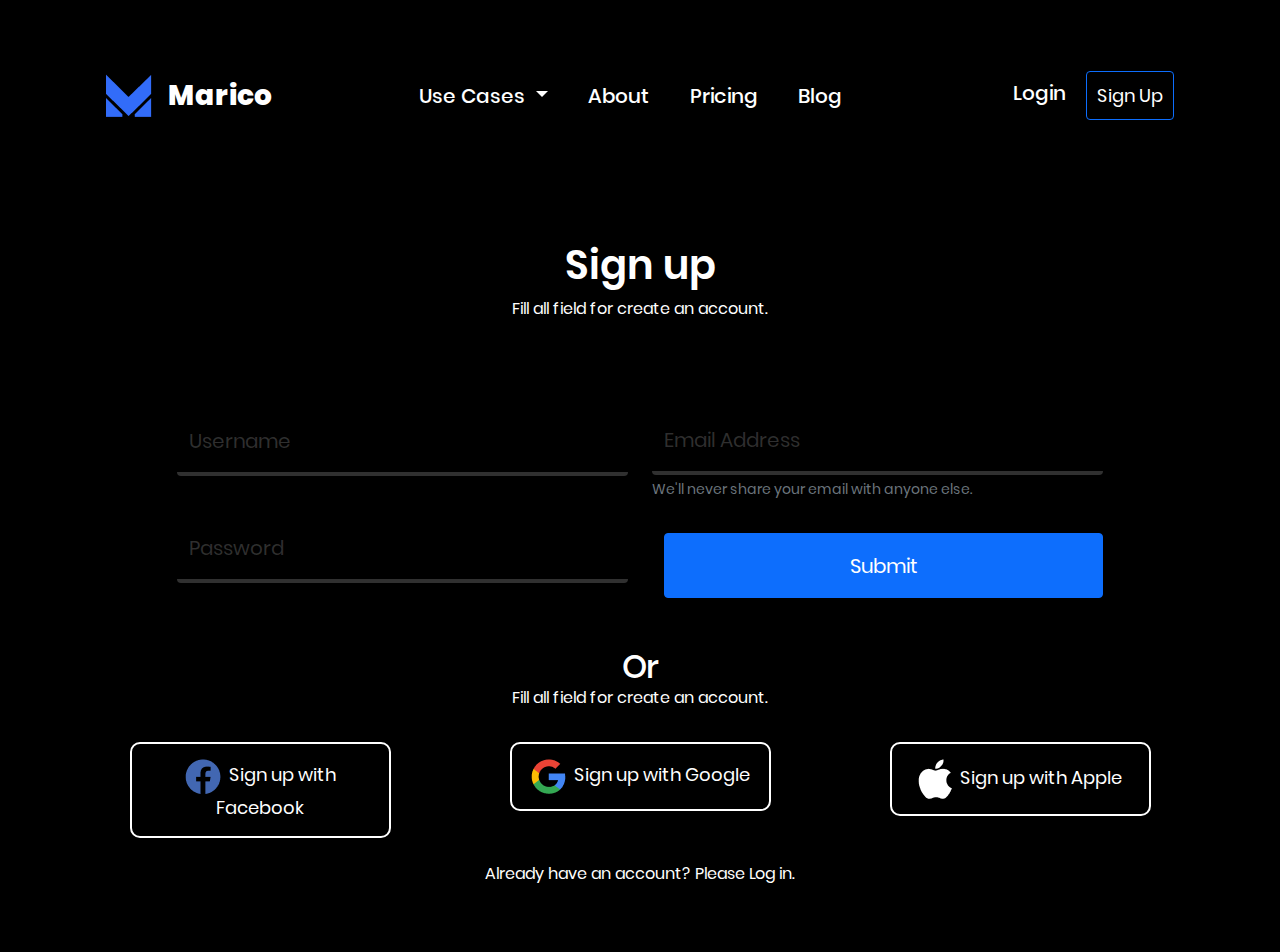
<file: SignUp.html>
<!DOCTYPE html>
<html lang="ru">
<head>
  <meta charset="UTF-8">
  <meta http-equiv="X-UA-Compatible" content="IE=edge">
  <meta name="viewport" content="width=device-width, initial-scale=1.0">
  <meta name="description" content="">
  <meta name="keywords" content="">
  <title>Мarico</title>

  <!-- CSS only -->
  <link rel="stylesheet" href="/css/bootstrap.css">
  <link rel="stylesheet" href="/css/fontello.css">
  <link rel="stylesheet" href="/css/style.css">
  <link rel="shortcut icon" href="/img/favicon.png" type="image/x-icon">
</head>

<body>
  <header>
    <div class="container">
      <div class="row">
        <div class="col-12">
          <nav class="navbar navbar-expand-lg navbar-light bg-black">
            <div class="container-fluid">
              <div class="nav-block-left d-flex align-items-center my-sm-3">
                <div class="nav__logo">
                  <img src="/img/favicon.png" alt="logo" class="img-fluid">
                </div>
                <h3 class="nav__title px-3">
                 <a href="/HomePage.html" class="link-reset">Marico</a>
                </h3>
              </div>
              <div class="collapse navbar-collapse nav-block-center" id="navbarSupportedContent">
                <ul class="navbar__list d-lg-flex mx-auto">
                  <li class="navbar__item  dropdown">
                  <a href="#" class="navbar__link dropdown-toggle" role="button" id="navbarDropdown" data-bs-toggle="dropdown" aria-expanded="false">
                   Use Cases
                  </a>
                  <ul class="dropdown-menu " aria-labelledby="navbarDropdown">
                    <li class="dropdown__item">
                      <a href="/About.html" class="dropdown__link">About</a>
                    </li>
                    <li class="dropdown__item">
                      <a href="/Pricing.html" class="dropdown__link">Pricing</a>
                    </li>
                    <li class="dropdown__item">
                      <a href="/Blog.html" class="dropdown__link">Blog</a>
                    </li>
                  </ul>
                  </li>
                    <li class="navbar__item ">
                    <a href="/About.html" class="navbar__link">
                      About
                    </a>
                  </li>
                    <li class="navbar__item ">
                    <a href="/Pricing.html" class="navbar__link">
                      Pricing
                    </a>
                  </li>
                    <li class="navbar__item ">
                    <a href="/Blog.html" class="navbar__link">
                      Blog
                    </a>
                  </li>
                </ul>
                <div class="nav-block-right mb">
                  <a href="/Login.html" class="navbar__link">Login</a>
                  <a href="/SignUp.html" class="btn btn-outline-primary btn-login ms-3">Sign Up</a>
                </div>
              </div> 

              <button class="navbar-toggler" type="button" data-bs-toggle="collapse" data-bs-target="#navbarSupportedContent" aria-controls="navbarSupportedContent" aria-expanded="false" aria-label="Toggle navigation">
                <span class="navbar-toggler-icon"></span>
              </button>
            </div>
          </nav>
        </div>
      </div>
    </div>
  </header>

  <section class="SignUp">
    <div class="container">
      <div class="row mb-5">
        <div class="col-sm-12 col-md-8 mx-auto text-center">
          <h2 class="section__title mb-2">Sign up</h2>
          <p>Fill all field for create an account.</p>
        </div>
      </div>
      <form class="row justify-content-center align-items-center">
        <div class="mb-3 col-md-5 col-sm-12">
          <!-- <label for="exampleInputName" class="form-label">Username</label> -->
          <input type="text" class="form-control input-sign" id="exampleInputName" placeholder="Username" required>
        </div>
        <div class="mb-3 col-md-5 col-sm-12 mt-4">
          <!-- <label for="exampleInputEmail1" class="form-label">Email address</label> -->
          <input type="email" class="form-control input-sign" id="exampleInputEmail1" aria-describedby="emailHelp" placeholder="Email Address" required>
          <div id="emailHelp" class="form-text">We'll never share your email with anyone else.</div>
        </div>
        <div class="mb-3 col-md-5 col-sm-12">
          <!-- <label for="exampleInputPassword1" class="form-label">Password</label> -->
          <input type="password" class="form-control input-sign" id="exampleInputPassword1" placeholder="Password" required>
        </div>
        <div class="col-md-5 col-sm-12 form-check">
          <!-- <input type="checkbox" class="form-check-input" id="exampleCheck1">
          <label class="form-check-label" for="exampleCheck1">Check me out</label> -->
          <button type="submit" class="btn btn-primary btn-sign">Submit</button>
        </div>
      </form>
      <div class="row mt-5 text-center">
        <div class="col-sm-12 col-md-8 mx-auto">
          <h2>Or</h2>
          <p>Fill all field for create an account.</p>
        </div>
      </div>
      <div class="row text-center">
        <div class="col-sm-12 col-md-3 mx-auto">
          <a class="btn link__sign mx-auto mt-3">
            <img src="/img/Facebook.png" class="img-fluid me-2" alt="Facebook">Sign up with Facebook</a>
        </div>
        <div class="col-sm-12 col-md-3 mx-auto">
          <a class="btn link__sign mx-auto mt-3">
            <img src="/img/G_logo.png" class="img-fluid me-2" alt="Google">Sign up with Google</a>
        </div>
        <div class="col-sm-12 col-md-3 mx-auto">
          <a class="btn link__sign mx-auto mt-3">
            <img src="/img/Apple_logo.png" class="img-fluid me-2" alt="Apple">Sign up with Apple</a>
        </div>
      </div>
      <div class="row mt-4">
        <div class="col-12 text-center">
          <p>Already have an account? Please Log in.</p>
        </div>
      </div>
    </div>
  </section>

  <!-- <footer>
  <div class="container">
    <div class="row">
      <nav class="navbar navbar-expand-md navbar-light bg-black">
       <div class="col-md-3 col-sm-12">
          <div class="nav-block-left text-sm-center text-md-start justify-content-sm-center justify-content-md-start">
            <div class="nav__logo d-flex align-items-center mb-2 justify-content-sm-center justify-content-md-start">
              <img src="/img/favicon.png" alt="logo" class="img-fluid">
              <h3 class="nav__title px-3">
                <a href="/HomePage.html" class="link-reset">Marico</a>
              </h3>
            </div>
              <a href="mailto:info@marico.com" class="footer__mail">info@marico.com</a>
          </div>
        </div>
        <div class="col-9 collapse navbar-collapse justify-content-end">
          <ul class="navbar__list d-flex">
            <li class="navbar__item ">
            <a href="/About.html" class="navbar__link">
              About
            </a>
            </li>
            <li class="navbar__item ">
            <a href="/Pricing.html" class="navbar__link">
              Pricing
            </a>
            </li>
            <li class="navbar__item ">
            <a href="/Blog.html" class="navbar__link">
              Blog
            </a>
            </li>
            <li class="navbar__item ">
            <a href="#" class="navbar__link">
              Sign in
            </a>
            </li>
          </ul>
        </div>
      </nav>
    </div>
  </div>
  </footer> -->

  <script src="/js/bootstrap.bundle.js"></script>
</body>

</html>
</file>
<file: css/fontello.css>
@font-face {
  font-family: 'fontello';
  src: url('../font/fontello.eot?42172333');
  src: url('../font/fontello.eot?42172333#iefix') format('embedded-opentype'),
       url('../font/fontello.woff2?42172333') format('woff2'),
       url('../font/fontello.woff?42172333') format('woff'),
       url('../font/fontello.ttf?42172333') format('truetype'),
       url('../font/fontello.svg?42172333#fontello') format('svg');
  font-weight: normal;
  font-style: normal;
}
/* Chrome hack: SVG is rendered more smooth in Windozze. 100% magic, uncomment if you need it. */
/* Note, that will break hinting! In other OS-es font will be not as sharp as it could be */
/*
@media screen and (-webkit-min-device-pixel-ratio:0) {
  @font-face {
    font-family: 'fontello';
    src: url('../font/fontello.svg?42172333#fontello') format('svg');
  }
}
*/
 
 [class^="icon-"]:before, [class*=" icon-"]:before {
  font-family: "fontello";
  font-style: normal;
  font-weight: normal;
  speak: never;
 
  display: inline-block;
  text-decoration: inherit;
  width: 1em;
  margin-right: .2em;
  text-align: center;
  /* opacity: .8; */
 
  /* For safety - reset parent styles, that can break glyph codes*/
  font-variant: normal;
  text-transform: none;
 
  /* fix buttons height, for twitter bootstrap */
  line-height: 1em;
 
  /* Animation center compensation - margins should be symmetric */
  /* remove if not needed */
  margin-left: .2em;
 
  /* you can be more comfortable with increased icons size */
  /* font-size: 120%; */
 
  /* Font smoothing. That was taken from TWBS */
  -webkit-font-smoothing: antialiased;
  -moz-osx-font-smoothing: grayscale;
 
  /* Uncomment for 3D effect */
  /* text-shadow: 1px 1px 1px rgba(127, 127, 127, 0.3); */
}
 
.icon-phone:before { content: '\e800'; } /* '' */
.icon-location:before { content: '\e801'; } /* '' */
.icon-heart:before { content: '\e802'; } /* '' */
.icon-upload-cloud-outline:before { content: '\e803'; } /* '' */
.icon-chart-bar:before { content: '\e804'; } /* '' */
.icon-help:before { content: '\e805'; } /* '' */
.icon-thumbs-up:before { content: '\e806'; } /* '' */
.icon-group:before { content: '\e807'; } /* '' */
.icon-down-open:before { content: '\e808'; } /* '' */
.icon-left-open:before { content: '\e809'; } /* '' */
.icon-right-open:before { content: '\e80a'; } /* '' */
.icon-up-open:before { content: '\e80b'; } /* '' */
.icon-down-dir:before { content: '\e80c'; } /* '' */
.icon-up-dir:before { content: '\e80d'; } /* '' */
.icon-left-dir:before { content: '\e80e'; } /* '' */
.icon-right-dir:before { content: '\e80f'; } /* '' */
.icon-twitter:before { content: '\f099'; } /* '' */
.icon-facebook:before { content: '\f09a'; } /* '' */
.icon-github-circled:before { content: '\f09b'; } /* '' */
.icon-list-numbered:before { content: '\f0cb'; } /* '' */
.icon-mail-alt:before { content: '\f0e0'; } /* '' */
.icon-mobile:before { content: '\f10b'; } /* '' */
.icon-code:before { content: '\f121'; } /* '' */
.icon-rouble:before { content: '\f158'; } /* '' */
.icon-youtube-play:before { content: '\f16a'; } /* '' */
.icon-instagram:before { content: '\f16d'; } /* '' */
.icon-vkontakte:before { content: '\f189'; } /* '' */
.icon-file-video:before { content: '\f1c8'; } /* '' */
.icon-paper-plane:before { content: '\f1d8'; } /* '' */
.icon-chart-line:before { content: '\f201'; } /* '' */
</file>
<file: css/style.css>
:root {
  --bg-blck: black;
  --btn-sub: #326CF9;
  --bs-white: white;
  --bg-gray: #0D0D0D;
  --color-g: #919191;
}

.bg-gray {
  background-color: var(--bg-gray);
}

.color-g {
  color: var(--color-g);
}

.color-sub {
  color: var(--btn-sub);
}

header,
footer,
section {
  padding: 50px 0;
  /* border: 2px solid var(--btn-sub); */
}


/* This stylesheet generated by Transfonter (https://transfonter.org) on April 15, 2018 8:54 PM */

@font-face {
  font-family: 'Poppins';
  src: url('/font/Poppins-ExtraBold.woff2') format('woff2'),
    url('/font/Poppins-ExtraBold.woff') format('woff');
  font-weight: 800;
  font-style: normal;
}

@font-face {
  font-family: 'Poppins';
  src:    url('/font/Poppins-Thin.woff2') format('woff2'),
      url('/font/Poppins-Thin.woff') format('woff');
  font-weight: 100;
  font-style: normal;
}



@font-face {
  font-family: 'Poppins';
  src: url('/font/Poppins-Medium.woff2') format('woff2'),
      url('/font/Poppins-Medium.woff') format('woff');
  font-weight: 500;
  font-style: normal;
}

@font-face {
  font-family: 'Poppins';
  src: url('/font/Poppins-ExtraLight.woff') format('woff2'),
      url('/font/Poppins-ExtraLight.woff') format('woff');
  font-weight: 200;
  font-style: normal;
}


@font-face {
  font-family: 'Poppins';
  src:url('/font/Poppins-Regular.woff2') format('woff2'),
      url('/font/Poppins-Regular.woff') format('woff');
  font-weight: normal;
  font-style: normal;
}

@font-face {
  font-family: 'Poppins';
  src:url('/font/Poppins-SemiBold.woff2') format('woff2'),
      url('/font/Poppins-SemiBold.woff') format('woff');
  font-weight: 600;
  font-style: normal;
}

@font-face {
  font-family: 'Poppins';
  src:url('/font/Poppins-Light.woff2') format('woff2'),
      url('/font/Poppins-Light.woff') format('woff');
  font-weight: 300;
  font-style: normal;
}


@font-face {
  font-family: 'Poppins';
  src:url('/font/Poppins-Italic.woff2') format('woff2'),
      url('/font/Poppins-Italic.woff') format('woff');
  font-weight: normal;
  font-style: italic;
}

@font-face {
  font-family: 'Poppins';
  src: url('/font/Poppins-Bold.woff2') format('woff2'),
    url('/font/Poppins-Bold.woff') format('woff');
  font-weight: bold;
  font-style: normal;
}

body {
  font-family: 'Poppins', sans-serif;
  background-color: var(--bg-blck);
  color: var(--bs-white);
}
/* navbar */

h1, h2, h3, h4, h5, h6 {
  padding: 0;
  margin: 0;
}

.section__title {
  font-size: 40px;
  font-weight: 600;
  text-align: center;
}

.section__descr {
  color: var(--color-g);
  font-size: 15px;
  font-weight: 400;
}

.nav__title {
  font-weight: 800;
  color: var(--bs-white)
}

.navbar__list,
.list-reset {
  list-style-type: none;
  margin: 0;
  padding: 0;
}

.link-reset {
  text-decoration: none;
  color: white;
}

.navbar__item {
  margin-right: 40px;
}

.dropdown__item {
  margin: 10px 20px;
  width: 100%;
  padding: 10px;
  margin: 0;
}

.navbar__link,
.dropdown__link {
  text-decoration: none;
  color: var(--bs-white);
  font-weight: 500;
  font-size: 20px;
}

.dropdown-menu {
  background-color: var(--bg-blck);
  border: 2px solid var(--color-g);
}

.dropdown__item:hover {
  background-color: var(--color-g);
}

.dropdown__item:nth-last-child(1) {
  border-top: 1px solid var(--bs-white);
}

.dropdown__item:hover .dropdown__link {
  color: var(--bg-blck);
}

.btn-login {
  color: var(--bs-white);
  padding: 10px;
  font-size: 18px;
}

.navbar-toggler {
  background-color: var(--bs-white);
  border: 1px solid var(--color-g);
}

/* followers */

.followers__title {
  font-weight: 700; 
  font-size: 60px;
}

.followers__title-gradient {
  background: linear-gradient(90deg, #FE6783 1.9%, #FFBF84 97.1%);
  -webkit-background-clip: text;
  -webkit-text-fill-color: transparent;
}

.followers__descr {
  font-size: 25px;
  font-weight: 500;
}

.btn-perfect {
  width: 250px;
  padding: 15px 40px;
  font-size: 20px;
}

.btn-start {
  color: var(--bs-white);
  background-color: #326CF9;
}

.btn-view {
  border: 1px solid var(--color-g);
  color: #7f7f7f;
}

.followers__online__descr {
  color: var(--color-g);
  margin: 0;
}

.online__circle {
  width: 15px;
  height: 15px;
  background-color: #0FC65C;
  border-radius: 50%;
  border: 1px solid rgba(57, 178, 41, 0.3);
}

.online__circle__block {
  width: 20px;
}

/* reasons */

.reasons__list {
  display: flex;
  justify-content: space-around;
  align-items: center;
  flex-wrap: wrap;
}

.connect__content__descr {
  width: 70%;
  margin: 0 auto;
}

.section__step {
  color: var(--btn-sub);
  font-weight: 600;
  font-size: 15px;
  text-transform: uppercase;
}

/* SHARE */

.share__block {
  height: 95%;
  padding-top: 15px;
  padding-left: 30px;
  margin-top: 20px;
  overflow: hidden;
}

.share__mobile {
  position: relative;
  left: 90px;
}

.share__link {
  color: #0FC65C;
  text-decoration: none;
}

.share__title {
  font-size: 40px;
  font-weight: 600;
}

/* @media (min-width:992px) and (max-width:1199px) {
  .share__mobile {
    left: 65px;
  }
}


@media (min-width:768px) and (max-width:991px) {
.share__mobile {
    left: 45px;
  }
} */

/* connectContent */
.block {
  border: 1px solid gold;
}

.connect__list {
  list-style: none;
  counter-reset: listNum;
  padding: 0;
}

.connect__item::before {
  display: flex;
  justify-content: center;
  align-items: center;
  width: 30px;
  height: 30px;
  margin-right: .5rem;

  counter-increment: listNum;
  content: counter(listNum);

  background-color: var(--color-g);
  border-radius: 50%;
  border: 1px solid white;

}
/* expertOpion */

.expert__opinion{
  padding: 100px 0;
}

/* audience */

.audience {
  min-height: 800px;
  display: flex; align-items: center;
  background-image: url(/img/audienceBG.png);
  background-repeat: repeat-y;
  background-size: 100%;
}

.audience__descr {
  font-weight: 600;
  font-size: 35px;
}

/* getStart */
.getStart {
  margin: 100px 0;
}

.getStart__logo {
 height: 100px;
}

.logo {
 height: 100%;
}

.getStart__title {
  font-size: 60px;
  font-weight: 700;
}

.getStart__descr {
  font-size: 25px;
  font-weight: 400;
}

.getStart__btn {
  min-width: 200px;
  padding: 15px;
  font-size: 20px;
  font-weight: 400;
}

/* footer */

.footer__mail {
  text-decoration: none;
  color: var(--color-g);
  font-size: 20px;
  font-weight: 400;
}

/* -------------About_US------------------ */

.admin__help h3 {
  font-size: 40px;
  font-weight: 800;
}

.admin__help__descr {
  font-size: 20px;
  font-weight: 400;
}

.bb-gray {
  border-top: 1px solid #666666;
}

/* Team */

.twitter__link {
  color: var(--bs-white);
  text-decoration: none;
}

/* ------------------BLOG--------------- */
 
.content__source {
  margin-bottom: 100px;
}

.social__network__block {
  display: flex;
  flex-direction: column;
  border: 1px solid #707070;
  padding: 20px;
  border-radius: 5%;
  height: 300px;
}


.social__descr {
  font-size: 20px;
  font-weight: 400;
}

.btn__social {
  margin-left: auto;
  color: #4A7DE3;
  background-color: #102142;
  border-radius: 5%;
}

.btn__social:hover {
  color: #fff;
  border-color: #0d6efd;
}

/* ---------------PRICE------------ */

.price__list__block {
  min-height: 650px;
  display: flex;
  flex-direction: column;
  /* justify-content: space-between; */

  background-color: #131313;
  border: 1px solid white; 
  border-radius: 20px;
  padding: 20px;
}

.price__list__block p {
  font-size: 18px;
}

.plan__feature__item::before {
  content: url(/img/Shape-7.png);
  display: inline-block; 
}

.price__month h3 {
  font-size: 50px;
  font-weight: 600;
}

.price__month p {
  margin-bottom: 0;
  margin-left: 10px;
}

.btn__price {
  width: 90%;
  padding: 20px;
  
  color: var(--bs-white);
  border: 3px solid #3C82F4;
  border-radius: 10px;
}

.price__list__block:hover {
  border: none;
  background-color: #3C82F4;
}

.price__list__block:hover .btn__price {
  color: black;
  border: none;
  background-color: white;
}

.price__list__block:hover p {
  color: white;
}

/* -------------Sign Up------------ */
.btn-sign {
  width: 100%;
  height: 65px;
  padding: 5px 10px;
  margin-top: 17px;
  
  font-size: 20px;
}

.input-sign {
  padding: 1rem 0.75rem;
  
  background-color: transparent;
  background-clip: padding-box;
  border: none;
  border-bottom: 0.25rem solid rgba(190, 190, 190, 0.25);
  /* color: white; */
  font-size: 20px;
  font-weight: 400;

}

.input-sign:focus {
  color: white;
  background-color: transparent;
  /* border-color: #86b7fe; */
  outline: 0;
  border-color: rgba(190, 190, 190, 0.25);
  border: none;
  box-shadow: 0 0 0 0.25rem rgba(190, 190, 190, 0.25);
}

.input-sign::placeholder {
  color: rgba(190, 190, 190, 0.25);
}

.input-sign:focus::placeholder {
  color: transparent;
}

.link__sign {
  width: 100%;
  padding: 15px;
  font-size: 18px;
    
  color: var(--bs-white);
  border: 2px solid white;
  border-radius: 10px;
}

.link__sign:hover {
  border-color: #3C82F4;
  color: #3C82F4;
  box-shadow: 0 0 0 0.3rem rgba(67, 61, 223, 0.25);
}
</file>
